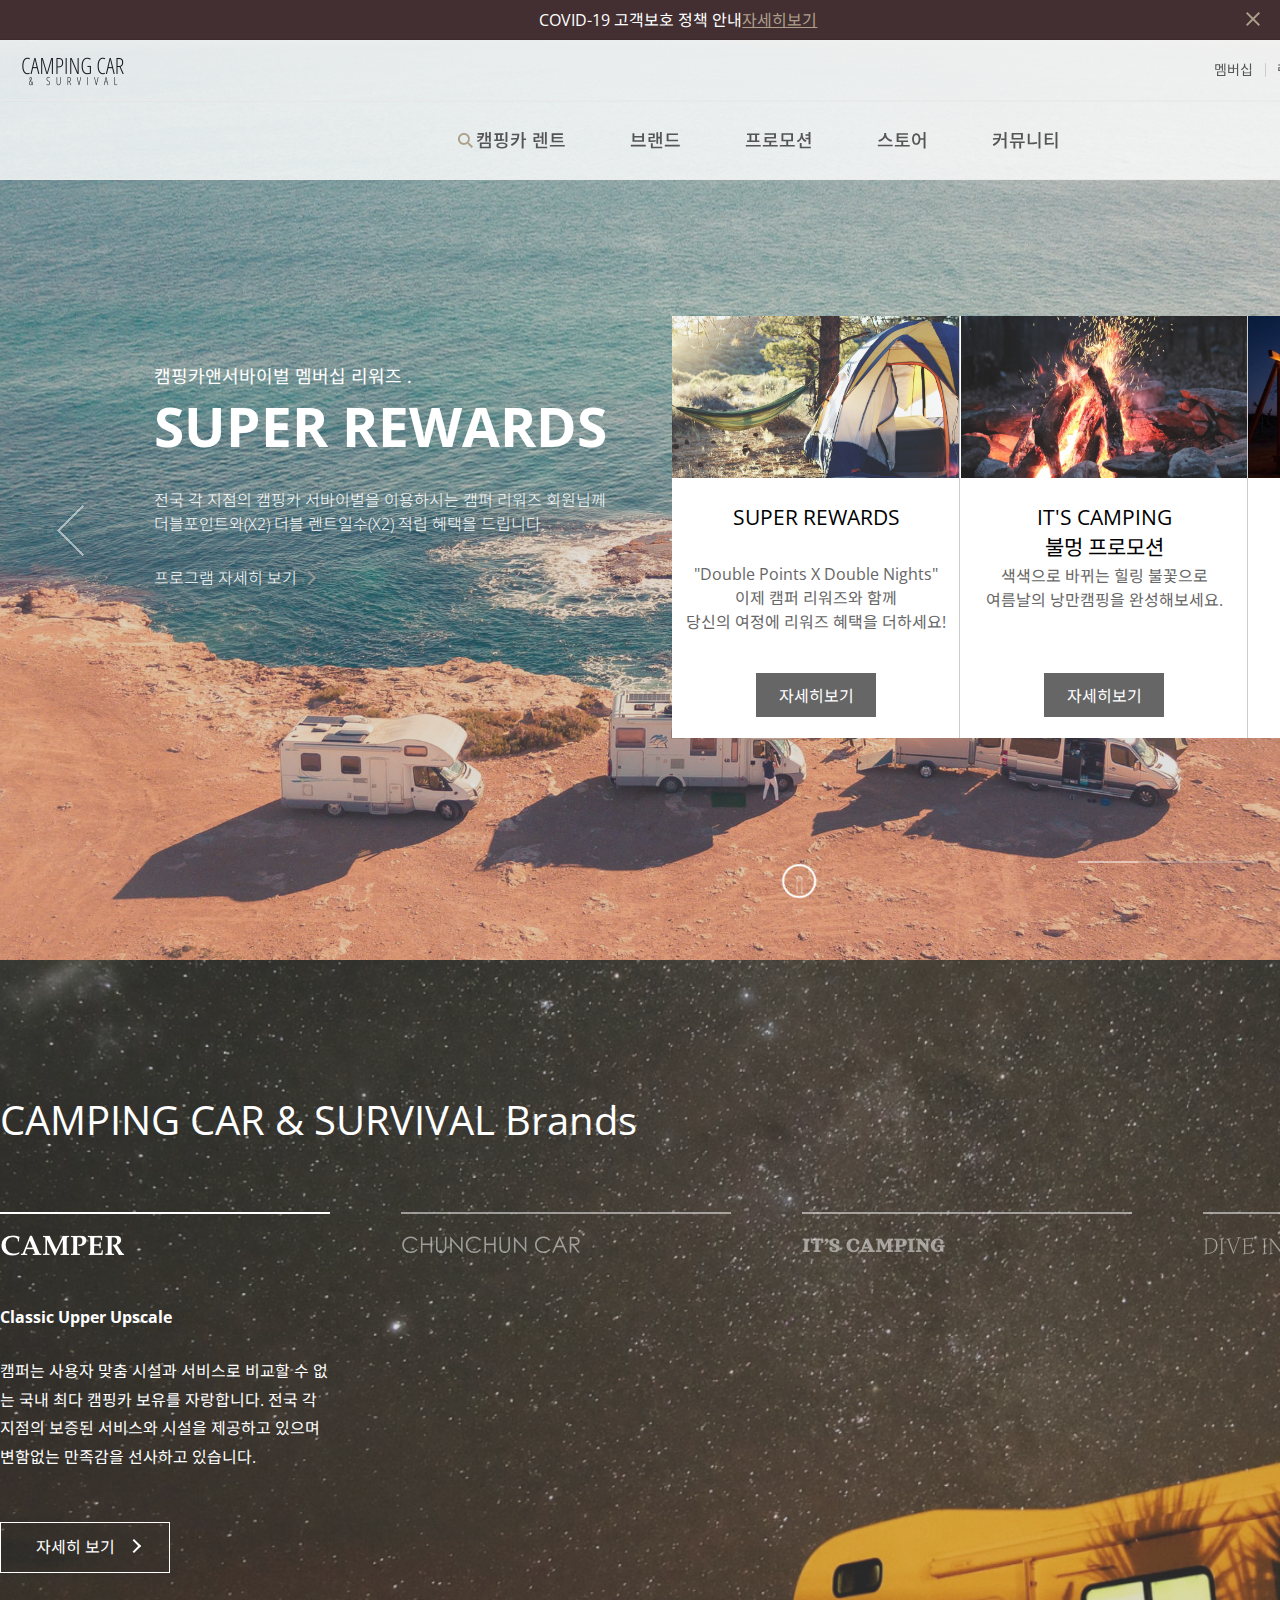
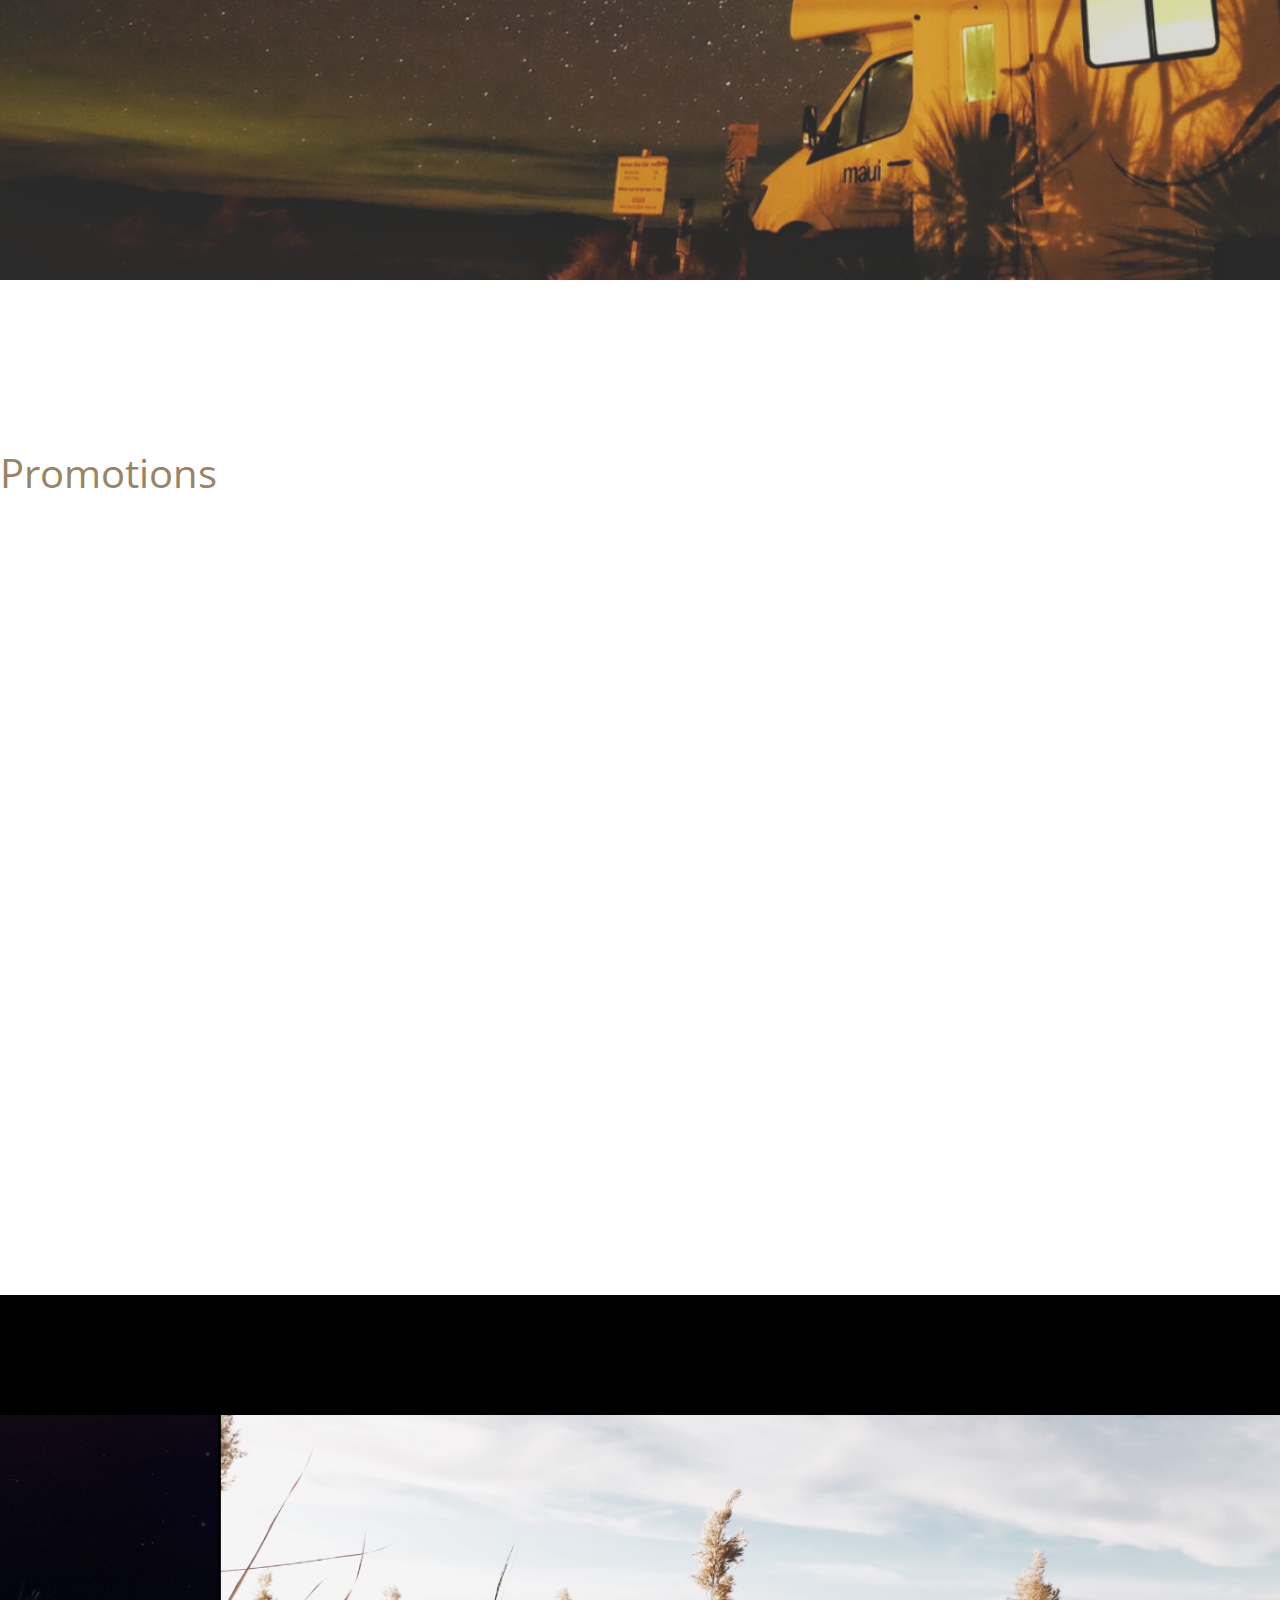
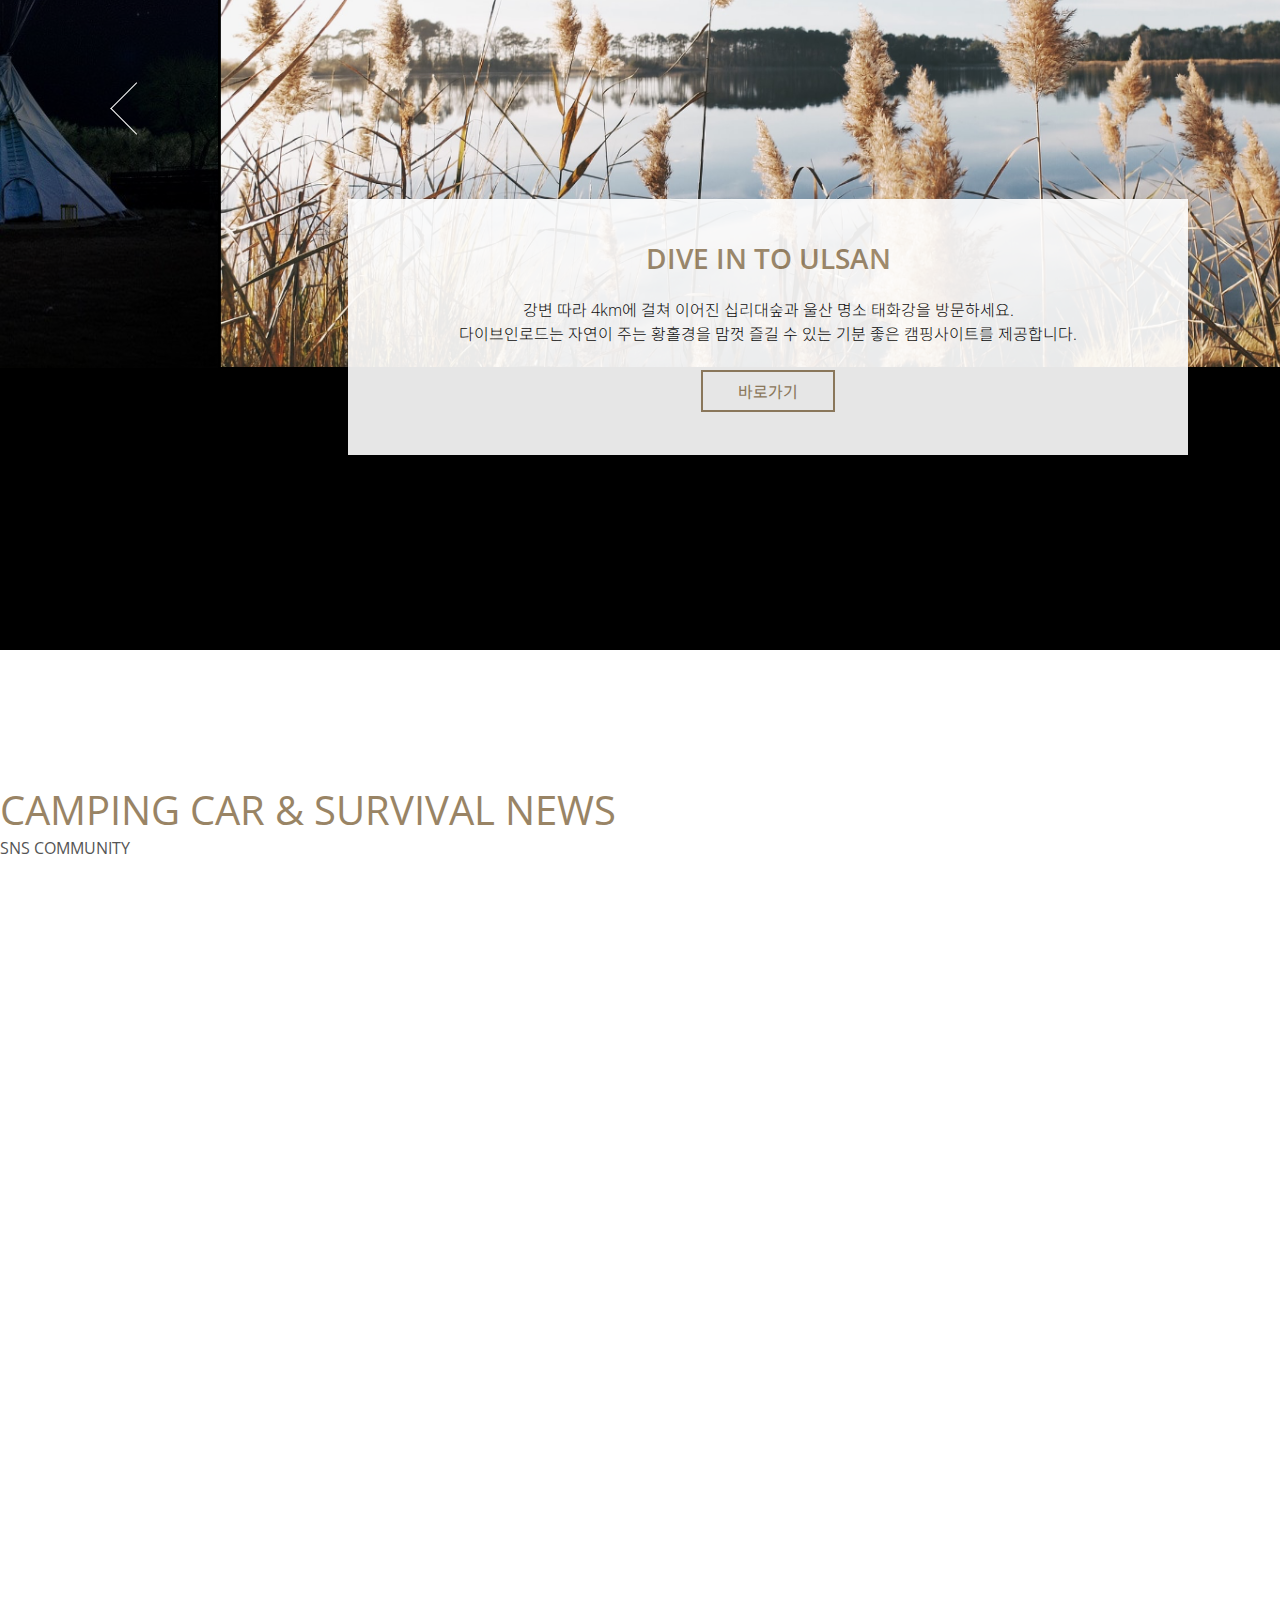
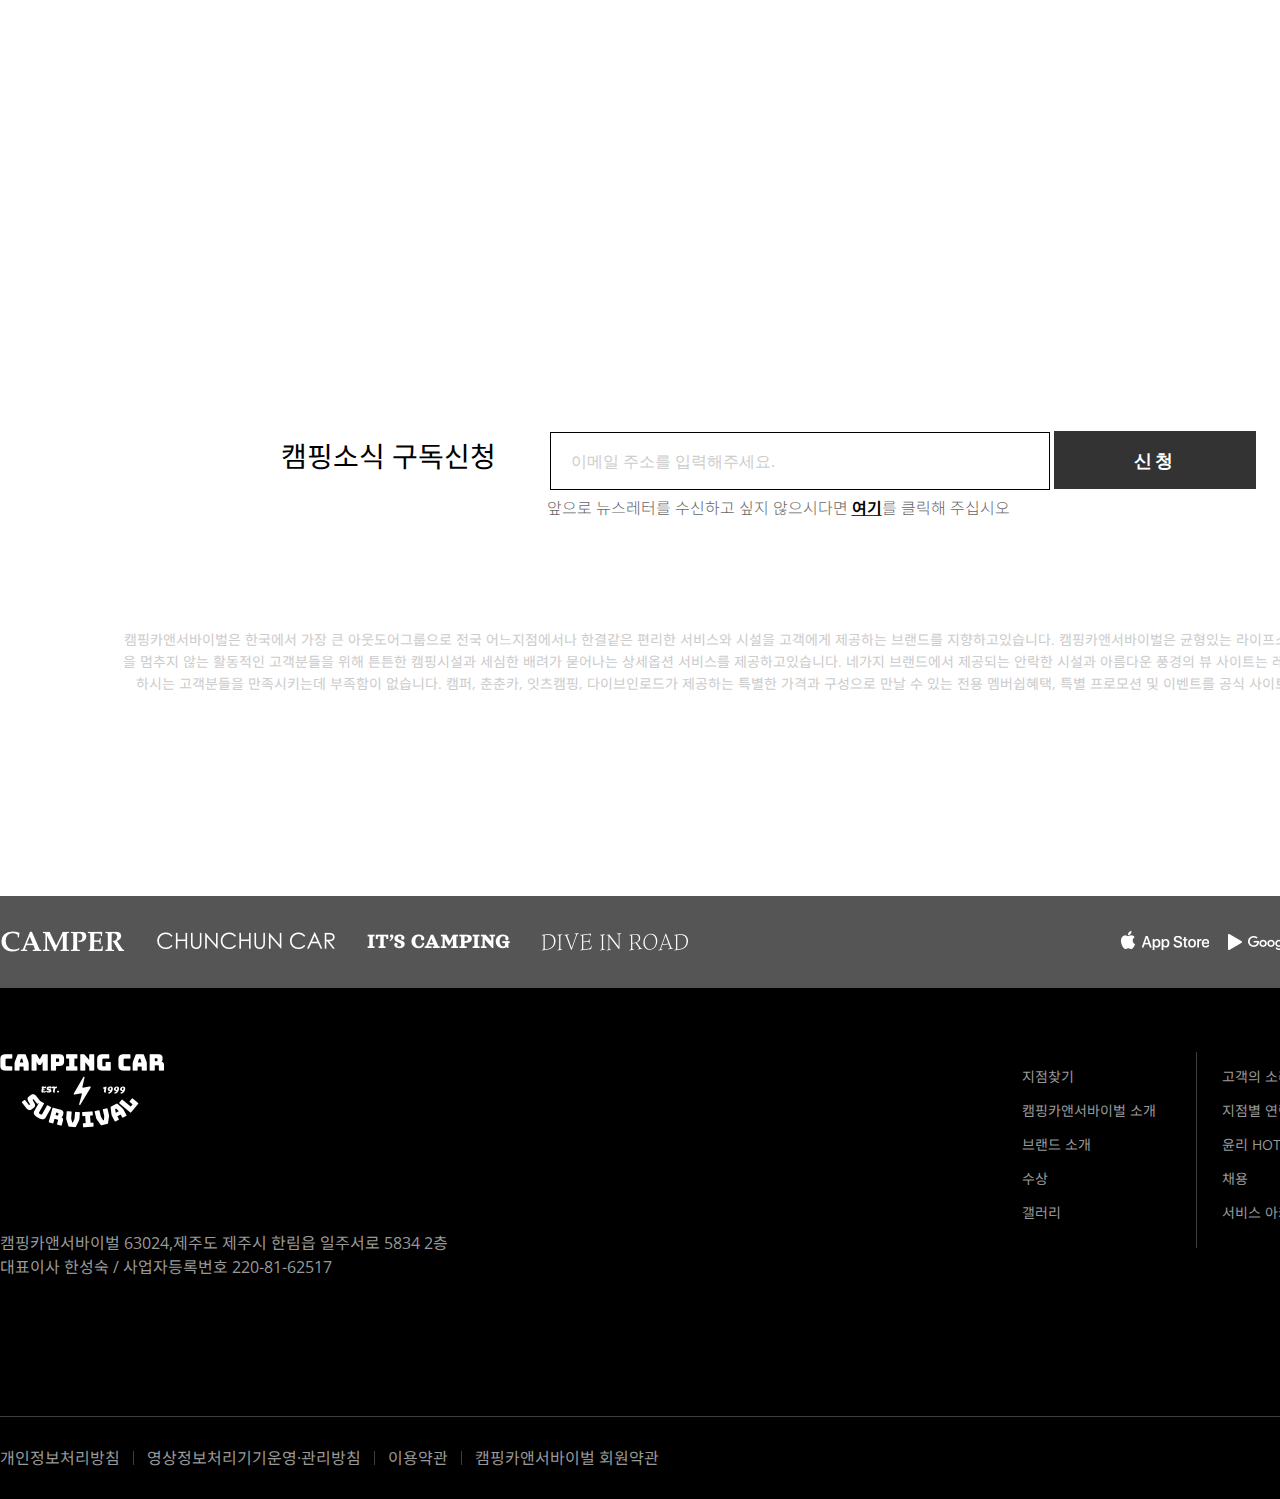
<file: portfolio1/index.html>
<!DOCTYPE html>
<html lang="ko">
<head>
<title>CAMPING CAR & SURVIVAL</title>
<meta charset="utf-8">
<meta http-equiv="X-UA-Compatible" content="IE=Edge">
<meta http-equiv="Content-Security-Policy" content="upgrade-insecure-requests">
<meta name="viewport" content="width=device-width, initial-scale=1.0, maximum-scale=1">
<link rel="stylesheet" href="assets/css/swiper-bundle.min.css">
<link rel="stylesheet" href="css/reset.css">
<link rel="stylesheet" href="css/font.css">
<link rel="stylesheet" href="css/style.css">
<script src="https://code.jquery.com/jquery-1.12.4.min.js" ></script>
<script src="assets/js/swiper-bundle.min.js"></script>
<script src="js/main.js"></script>
</head>

<body>
	<div class="wrapper">
		<div class="pop_wrap">
			<div class="pop_txt">
				<p>COVID-19 고객보호 정책 안내</p>
				<a href=""><span>자세히보기</span></a>
			</div>
			<div class="close">
				<a href=""><img src="images/ico_close.png" alt="close"></a>
			</div>
		</div>
		<header id="header">
			<div class="top">
				<div class="logo">
					<h1 id="logo"><a href=""><img src="images/logo.png" alt="logo"></a></h1>
				</div>
				<div class="top_right">
					<div class="utils">
						<ul>
							<li><a href="">멤버십</a></li>
							<li><a href="">렌트조회</a></li>
							<li><a href="">로그인</a></li>
						</ul>
					</div>
					<div class="language">
						<dl>
							<dt><a href="">한국어</a></dt>
							<dd>
								<ul>
									<li><a href="">English</a></li>
									<li><a href="">日本語</a></li>
									<li><a href="">中文</a></li>
								</ul>
							</dd>
						</dl>
					</div>
				</div>
			</div>
			<div class="menu">
				<nav id="gnb">
					<ul>
						<li>
							<a href=""><span class="rent">캠핑카 렌트</span></a>
						</li>
						<li>
							<a href="">브랜드</a>
							<div class="sub">
								<div class="sub_inner">
									<div class="left">
										<a href="">브랜드</a>
									</div>
									<div class="depth3">
										<ul>
											<li><a href=""><span>CAMPER</span></a>
												<ul>
													<li><a href="">소개</a></li>
													<li><a href="">이달의 프로모션</a></li>
													<li><a href="">멤버십안내</a></li>
													<li><a href="">갤러리</a></li>
												</ul>
											</li>
											<li><a href=""><span>CHUNCHUNCAR</span></a>
												<ul>
													<li><a href="">소개</a></li>
													<li><a href="">이달의 프로모션</a></li>
													<li><a href="">캠핑사이트</a></li>
													<li><a href="">갤러리</a></li>
												</ul>
											</li>
											<li><a href=""><span>IT'S CAMPING</span></a>
												<ul>
													<li><a href="">소개</a></li>
													<li><a href="">이달의 프로모션</a></li>
													<li><a href="">스토어</a></li>
													<li><a href="">갤러리</a></li>
												</ul>
											</li>
											<li><a href=""><span>DIVE IN ROAD</span></a>
												<ul>
													<li><a href="">소개</a></li>
													<li><a href="">이달의 프로모션</a></li>
													<li><a href="">커뮤니티</a></li>
													<li><a href="">갤러리</a></li>
												</ul>
											</li>
										</ul>
									</div>
								</div>
							</div>
						</li>
						</li>
						<li>
							<a href="">프로모션</a>
							<div class="sub">
								<div class="sub_inner">
									<div class="left">
										<a href="">프로모션</a>
									</div>
									<div class="depth3">
										<ul>
											<li><a href=""><span>PROMOTION</span></a>
												<ul>
													<li><a href="">시즌 프로모션</a></li>
												</ul>
											</li>
											<li><a href=""><span>EVENT</span></a>
												<ul>
													<li><a href="">이벤트</a></li>
												</ul>
											</li>
										</ul>
									</div>
								</div>
							</div>
						</li>
						<li><a href="">스토어</a></li>
						<li><a href="">커뮤니티</a></li>
					</ul>
					<a href="" class="block"><span>CAMPINGCAR REWARDS</span></a>
				</nav>
			</div>
			<div class="search_pop">
				<div class="input_area">
					<label>지점 또는 도시</label>
					<input type="text" placeholder="도시, 명소, 지점명을 입력하세요." class="search_text">
				</div>
				<div class="date_area">
					<div class="date_col">
						<span>렌탈일</span>
						<a href="">7월 21일(수)</a>
					</div>
					<div class="date_rent">
						<span>1</span>박
					</div>
					<div class="date_col">
						<span>반납일</span>
						<a href="">7월 22일(목)</a>
					</div>
				</div>
				<div class="car_area">
					<div class="date_col"><span>차량 수</span>
						<a href="">1</a>
					</div>
					<div class="date_col"><span>성인</span>
						<a href="">2</a>
					</div>
					<div class="date_col"><span>어린이</span>
						<a href="">0</a>
					</div>
				</div>
				<a href="" class="code">프로모션 코드</a>
				<div class="confirm">
						<input type="submit" value="검색">
				</div>
				<a href="" class="close">숨기기</a>
			</div>
		</div>
		</header>
		<div class="slider">
			<div class="slider_inner">
				<div class="main_slider">
					<div class="swiper-container main-swiper">
						<div class="swiper-wrapper">
							<div class="swiper-slide">
								<img src="images/main1.png" alt="main1">
								<div class="copy">
									<span>캠핑카앤서바이벌 멤버십 리워즈 .</span> <br>
									<strong class="title">SUPER REWARDS</strong> <br><br>
									<strong class="sub_copy">전국 각 지점의 캠핑카 서바이벌을 이용하시는 캠퍼 리워즈 회원님께<br>
									더블포인트와(X2) 더블 렌트일수(X2) 적립 혜택을 드립니다.</strong> <br>
									<a href="" class="more">프로그램 자세히 보기</a>
								</div>
							</div>
							<div class="swiper-slide">
								<img src="images/main2.png" alt="main2">
								<div class="copy">
									<span>WE PROTECT YOUR PRESENT.</span> <br>
									<strong class="title">COMMITMENT TO HYGIENE</strong> <br><br>
									<strong class="sub_copy">캠핑카 서바이벌에서 제공하는 강력한 위생 관리 프로그램과 비대면 서비스로<br>
										걱정으로부터 자유로울 수 있는 공간과 경험을 제공합니다.</strong> <br>
									<a href="" class="more">프로그램 자세히 보기</a>
								</div>
							</div>
							<div class="swiper-slide">
								<img src="images/main3.png" alt="main3">
								<div class="copy">
									<span>캠핑카앤서바이벌 멤버십 리워즈 .</span> <br>
									<strong class="title">LIFE STYLE MEMBERSHIP</strong> <br><br>
									<strong class="sub_copy">캠핑카앤서바이벌의 멤버십 리워즈 상품과 전용혜택으로 라이프 스타일에 다채로움 더하세요.</strong><br>
									<a href="" class="more">프로그램 자세히 보기</a>
								</div>
							</div>
						</div>
						<div class="swiper-pagination"></div>
					</div>
					<div class="controller">
						<a href="" id="pause_play" class="pause">pause</a>
					</div>
					<div class="slider_nav">
						<ul>
							<li class="prev"><a href="">prev</a></li>
							<li class="next"><a href="">next</a></li>
						</ul>
					</div>
					<button class="scroll_contents">
						<span>
							<img src="images/ico_pagedown.gif" alt="pagedown">
						</span>
					</button>
				</div>
			</div>
			<div class="pop_notice">
				<div class="notice_item">
					<div class="notice_img">
						<img src="images/notice1.png" alt="notice1">
					</div>
					<div class="copy">
						<p class="title">SUPER REWARDS</p>
						<p class="sub">
							"Double Points X Double Nights"<br>
							이제 캠퍼 리워즈와 함께<br>
							당신의 여정에 리워즈 혜택을 더하세요!</p>
					</div>
					<a href="" class="button">자세히보기</a>
				</div>
				<div class="notice_item">
					<div class="notice_img">
						<img src="images/notice2.png" alt="notice2">
					</div>
					<div class="copy">
						<p class="title">IT'S CAMPING<br>불멍 프로모션</p>
						<p class="sub">색색으로 바뀌는 힐링 불꽃으로<br>여름날의 낭만캠핑을 완성해보세요.</p>
					</div>
					<a href="" class="button">자세히보기</a>
				</div>
				<div class="notice_item">
					<div class="notice_img">
						<img src="images/notice3.png" alt="notice3">
					</div>
					<div class="copy">
						<p class="title">투숙인원 제한 기준 안내<br>(7/12~7/25)</p>
						<p class="sub">4단계 대응 정부 지침에 따른<br>서울 및 경기 수도권 지역 한정</p>
					</div>
					<a href="" class="button">자세히보기</a>
				</div>
			</div>
			<button type="button" class="pop_button">버튼</button>
		</div>
		</div>
		<section id="page1">
			<div id="page1_bg"></div>
			<div class="inner">
				<div class="title">
					<h3>CAMPING CAR & SURVIVAL Brands</h3>
				</div>
				<div class="logo">
					<ul>
						<li>
							<a href=""class="brand"><img src="images/brand_logo1.png" alt="camper"></a>
							<div class="copy">
								<ul>
									<li><strong>Classic Upper Upscale</strong></li>
									<li><p>캠퍼는 사용자 맞춤 시설과 서비스로 비교할 수 없는 국내 최다 캠핑카 보유를 자랑합니다. 전국 각 지점의 보증된 서비스와 시설을 제공하고 있으며 변함없는 만족감을 선사하고 있습니다.</p></li>
									<li><a href=""><span>자세히 보기</span></a></li>
								</ul>
							</div>
						</li>
						<li>
							<a href=""class="brand"><img src="images/brand_logo2.png" alt="chunchuncar"></a>
							<div class="copy">
								<ul>
									<li><strong>Light your moments at all around destination</strong></li>
									<li><p>제주 공항에서 가장 가깝게 만날 수 있는 차박용 세미 캠핑카.<br>
										2인 사용에 최적화 된 세미 캠핑카는 가볍게 몸만 오셔도 충분한 감성 캠핑과 차박을 즐길 수 있도록 필수 IT-ITEM으로 준비되어 있습니다.</p></li>
									<li><a href=""><span>자세히 보기</span></a></li>
								</ul>
							</div>
						</li>
						<li>
							<a href="" class="brand"><img src="images/brand_logo3.png" alt="itscamping"></a>
							<div class="copy">
								<ul>
									<li><strong>A journey for inspiration</strong></li>
									<li><p>여행은 낯선 곳으로의 여정 안에서 다양한 라이프스타일을 가진 사람들과의 만남을 통해 새로운 경험과 발견을 하고, 끊임없이 창조와 성장을 해가는 과정입니다.<br>그 새로운 경험과 영감의 여정에 잇츠캠핑이 함께합니다.</p></li>
									<li><a href=""><span>자세히 보기</span></a></li>
								</ul>
							</div>
						</li>
						<li>
							<a href=""class="brand"><img src="images/brand_logo4.png" alt="diveinroad"></a>
							<div class="copy">
								<ul>
									<li><strong>Mordern conveneience and design for balanced travel</strong></li>
									<li><p>모든 것이 활동적인 캠퍼들을 위해 이상적으로 설계되었습니다.<br>다이브인로드의 편리한 대여서비스, 캠핑에 필요한 모든 옵션을 이용해 가장 다이나믹한 캠핑을 떠나세요.<br>다이브인로드는 캠퍼들의 새로운도전을 든든하게 뒷받침 합니다.</p></li>
									<li><a href=""><span>자세히 보기</span></a></li>
								</ul>
							</div>
						</li>
					</ul>
				</div>
			</div>
		</section>
		<section id="page2">
			<div class="inner">
				<div class="title">
					<h3>Promotions</h3>
					<a href="" class="more"><span>프로모션 더보기</span></a>
				</div>
				<div class="item">
					<ul>
						<li>
							<div class="item_img"><img src="images/promo1.png" alt="promo1"></div>
							<div class="item_desc">
								<dl>
									<dt>SUMMER<br>
									HOLIDAY</dt>
									<dd>특별한 여름휴가를 만들어 줄<br>
									시원한 할인 혜택을 확인해보세요.</dd>
								</dl>
							</div>
							<a href=""><span>GO TO OFFERS</span></a>
						</li>
						<li>
							<div class="item_img"><img src="images/promo2.png" alt="promo2"></div>
							<div class="item_desc">
								<dl>
									<dt>FULL OPTION<br>
									PACKAGE</dt>
									<dd>고객님의 편의를 위한 풀 패키지<br>
									캠핑 옵션을 준비했습니다.</dd>
								</dl>
							</div>
							<a href=""><span>GO TO OFFERS</span></a>
						</li>
						<li>
							<div class="item_img"><img src="images/promo3.png" alt="promo3"></div>
							<div class="item_desc">
								<dl>
									<dt>MEMBERSHIP<br>
									ONLY DEAL</dt>
									<dd>캠핑카앤서바이벌에서<br>
									회원 전용 서비스를 제공합니다.</dd>
								</dl>
							</div>
							<a href=""><span>GO TO OFFERS</span></a>
						</li>
					</ul>
				</div>
			</div>
		</section>
		<section id="page3">
			<div class="container">
				<div class="gallery">
					<div class="inner">
						<ul>
							<li>
								<div class="photo"><img src="images/image_gallery1.png" alt="gallery1"></div>
								<div class="content">
									<strong>CAMPER IN JEJU</strong>
									<p>제주의 대표적 절경인 성산일출봉의 야경을 감상하세요.<br>
									캠핑카앤서바이벌에서는 성산일출봉과 오름의 밤하늘을 관찰하기에 적합한 최고의 캠핑사이트를 제공합니다.</p>
									<a href="">바로가기</a>
								</div>
							</li>
							<li class="active">
								<div class="photo"><img src="images/image_gallery2.png" alt="gallery2"></div>
								<div class="content">
									<strong>DIVE IN TO ULSAN</strong>
									<p>강변 따라 4km에 걸쳐 이어진 십리대숲과 울산 명소 태화강을 방문하세요.<br>
										다이브인로드는 자연이 주는 황홀경을 맘껏 즐길 수 있는 기분 좋은 캠핑사이트를 제공합니다.</p>
									<a href="">바로가기</a>
								</div>
							</li>
							<li>
								<div class="photo"><img src="images/image_gallery3.png" alt="gallery3"></div>
								<div class="content">
									<strong>DIVE IN TO BUSAN</strong>
									<p>부산시내에서 서남쪽으로 8km 떨어진 낙동강 하구와 바닷물이 만나는 곳, 다대포의 일몰을 감상하세요.<br>
										다이브인로드는 자연이 주는 황홀경을 맘껏 즐길 수 있는 기분 좋은 캠핑사이트를 제공합니다.</p>
									<a href="">바로가기</a>
								</div>
							</li>
						</ul>
					</div>
					<div class="controls">
						<a href="" class="left">이전 슬라이드</a>
						<a href="" class="right">다음 슬라이드</a>
					</div>
				</div>
			</div>
		</section>
		<section id="page4">
			<div class="inner">
				<div class="title">
					<h3>CAMPING CAR & SURVIVAL NEWS</h3>
					<span>SNS COMMUNITY</span>
				</div>
				<div class="list">
					<ul>
						<li>
							<a href="">
								<div class="photo">
									<img src="images/news1.png" alt="news1">
									<span>PHOTOGRAPHS & VIDEOS</span>
								</div>
								<div class="desc">
									<dl>
										<dt>BLOG</dt>
										<dd>지친 일상에서 벗어나는 단 한가지 방법 #웰컴투제주</dd>
									</dl>
								</div>
							</a>
						</li>
						<li>
							<a href="">
								<div class="photo">
									<img src="images/news2.png" alt="news2">
									<span>TRAVEL & EXPERIENCE</span>
								</div>
								<div class="desc">
									<dl>
										<dt>BLOG</dt>
										<dd>여름 안으로, DIVE IN TO SUMMER</dd>
									</dl>
								</div>
							</a>
						</li>
						<li>
							<a href="">
								<div class="photo">
									<img src="images/news3.png" alt="news3">
									<span>PHOTOGRAPHS & VIDEOS</span>
								</div>
								<div class="desc">
									<dl>
										<dt>BLOG</dt>
										<dd>CAMPER와 진정한 캠퍼로 거듭나는 방법!</dd>
									</dl>
								</div>
							</a>
						</li>
						<li>
							<a href="">
								<div class="photo">
									<img src="images/news4.png" alt="news4">
									<span>HOT VIEW & SITE</span>
								</div>
								<div class="desc">
									<dl>
										<dt>INSTAGRAM</dt>
										<dd>#초보캠퍼라도_괜찮아 #제주도 #캠핑 #DIVE_IN_ROAD</dd>
									</dl>
								</div>
							</a>
						</li>
						<li>
							<a href="">
								<div class="photo">
									<img src="images/news5.png" alt="news5">
									<span>HOT VIEW & SITE</span>
								</div>
								<div class="desc">
									<dl>
										<dt>INSTAGRAM</dt>
										<dd>소중한 사람과 떠나는 #ITS_CAMPING #캠퍼 #캠핑카</dd>
									</dl>
								</div>
							</a>
						</li>
						<li>
							<a href="">
								<div class="photo">
									<img src="images/news6.png" alt="news6">
									<span>PHOTOGRAPHS & VIDEOS</span>
								</div>
								<div class="desc">
									<dl>
										<dt>YOUTUBE</dt>
										<dd>반려견과 함께한 감성가득 제주도 캠핑 브이로그</dd>
									</dl>
								</div>
							</a>
						</li>
					</ul>
				</div>
				<div class="subscribe">
					<label>캠핑소식 구독신청</label>
					<input type="text" placeholder="이메일 주소를 입력해주세요." class="email">
					<input type="submit" value="신청">
					<p><span class="warning">이메일 항목 입력이 필요합니다.</span></p>
					<p>앞으로 뉴스레터를 수신하고 싶지 않으시다면 <span><a href="">여기</a></span>를 클릭해 주십시오</p>
				</div>
				<div class="copy">
					<p>캠핑카앤서바이벌은 한국에서 가장 큰 아웃도어그룹으로 전국 어느지점에서나 한결같은 편리한 서비스와 시설을 고객에게 제공하는 브랜드를 지향하고있습니다. 캠핑카앤서바이벌은 균형있는 라이프스타일을 추구하며 도전을 멈추지 않는 활동적인 고객분들을 위해 튼튼한 캠핑시설과 세심한 배려가 묻어나는 상세옵션 서비스를 제공하고있습니다. 네가지 브랜드에서 제공되는 안락한 시설과 아름다운 풍경의 뷰 사이트는 레저와 컴포트를 모두 원하시는 고객분들을 만족시키는데 부족함이 없습니다. 캠퍼, 춘춘카, 잇츠캠핑, 다이브인로드가 제공하는 특별한 가격과 구성으로 만날 수 있는 전용 멤버쉽혜택, 특별 프로모션 및 이벤트를 공식 사이트에서 확인해보세요.</p>
				</div>
			</div>
		</section>
		<footer id="footer">
			<div class="ft_top">
				<div class="inner">
					<div class="left">
						<ul>
							<li><a href=""><img src="images/brand_logo1.png" alt="brand logo1"></a></li>
							<li><a href=""><img src="images/brand_logo2.png" alt="brand logo2"></a></li>
							<li><a href=""><img src="images/brand_logo3.png" alt="brand logo3"></a></li>
							<li><a href=""><img src="images/brand_logo4.png" alt="brand logo4"></a></li>
						</ul>
					</div>
					<div class="right">
						<ul>
							<li><a href=""><img src="images/ico_appstore.png" alt="appstore"></a></li>
							<li><a href=""><img src="images/ico_googleplay.png" alt="googleplay"></a></li>
							<li><a href=""><img src="images/ico_blog.png" alt="blog"></a></li>
							<li><a href=""><img src="images/ico_facebook.png" alt="facebook"></a></li>
							<li><a href=""><img src="images/ico_instagram.png" alt="instagram"></a></li>
							<li><a href=""><img src="images/ico_tripa.png" alt="tripa"></a></li>
							<li><a href=""><img src="images/ico_youtube.png" alt="youtube"></a></li>
						</ul>
					</div>
				</div>
			</div>
			<div class="bottom1">
				<div class="inner">
					<div class="logo_area">
						<div class="ft_logo">
							<a href=""><img src="images/ft_logo.png" alt="ft_logo"></a>
						</div>
						<div class="desc">
							<p>캠핑카앤서바이벌 63024,제주도 제주시 한림읍 일주서로 5834 2층<br>
 							 	대표이사 한성숙 / 사업자등록번호 220-81-62517</p>
						</div>
					</div>
					<div class="link_area">
						<div class="list">
							<ul>
								<li><a href="">지점찾기</a></li>
								<li><a href="">캠핑카앤서바이벌 소개</a></li>
								<li><a href="">브랜드 소개</a></li>
								<li><a href="">수상</a></li>
								<li><a href="">갤러리</a></li>
							</ul>
						</div>
						<div class="list">
							<ul>
								<li><a href="">고객의 소리</a></li>
								<li><a href="">지점별 연락처</a></li>
								<li><a href="">윤리 HOT LINE</a></li>
								<li><a href="">채용</a></li>
								<li><a href="">서비스 아카데미</a></li>
							</ul>
						</div>
						<div class="list">
							<ul>
								<li><a href="">신규개발</a></li>
								<li><a href="">사이트맵</a></li>
							</ul>
						</div>
					</div>
				</div>
			</div>
			<div class="bottom2">
				<div class="inner">
					<div class="left">
						<ul>
							<li><a href="">개인정보처리방침</a></li>
							<li><a href="">영상정보처리기기운영·관리방침</a></li>
							<li><a href="">이용약관</a></li>
							<li><a href="">캠핑카앤서바이벌 회원약관</a></li>
						</ul>
					</div>
					<div class="right">
						<form>
							<dl>
								<dt><a href="">패밀리사이트<span></span></a></dt>
								<dd>
									<ul>
										<li><a href="">CAMPER</a></li>
										<li><a href="">CHUNCHUNCAR</a></li>
										<li><a href="">IT'S CAMPING</a></li>
										<li><a href="">DIVE IN ROAD</a></li>
									</ul>
								</dd>
							</dl>
						</form>
						<input type="submit" name="이동" value="이동">
					</div>
				</div>
			</div>
		</footer>
	</div>
</body>
</html>
</file>
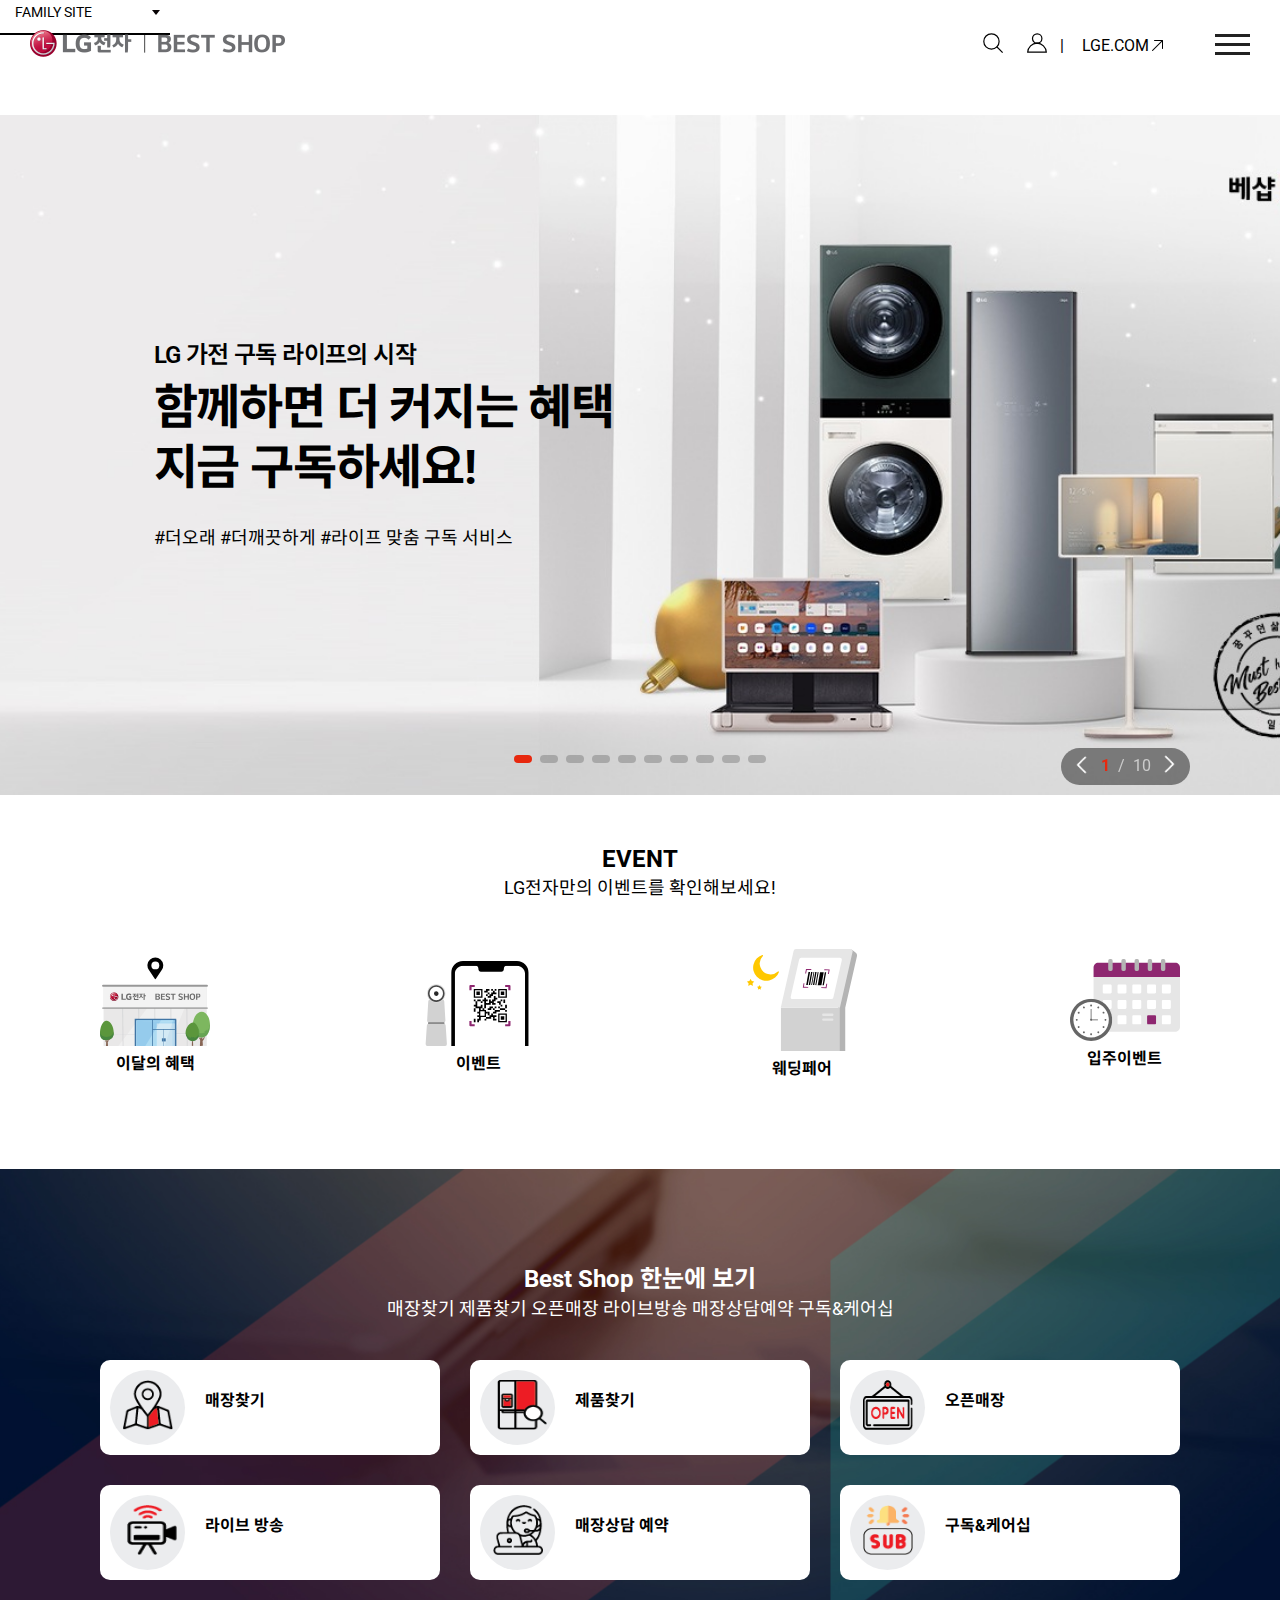
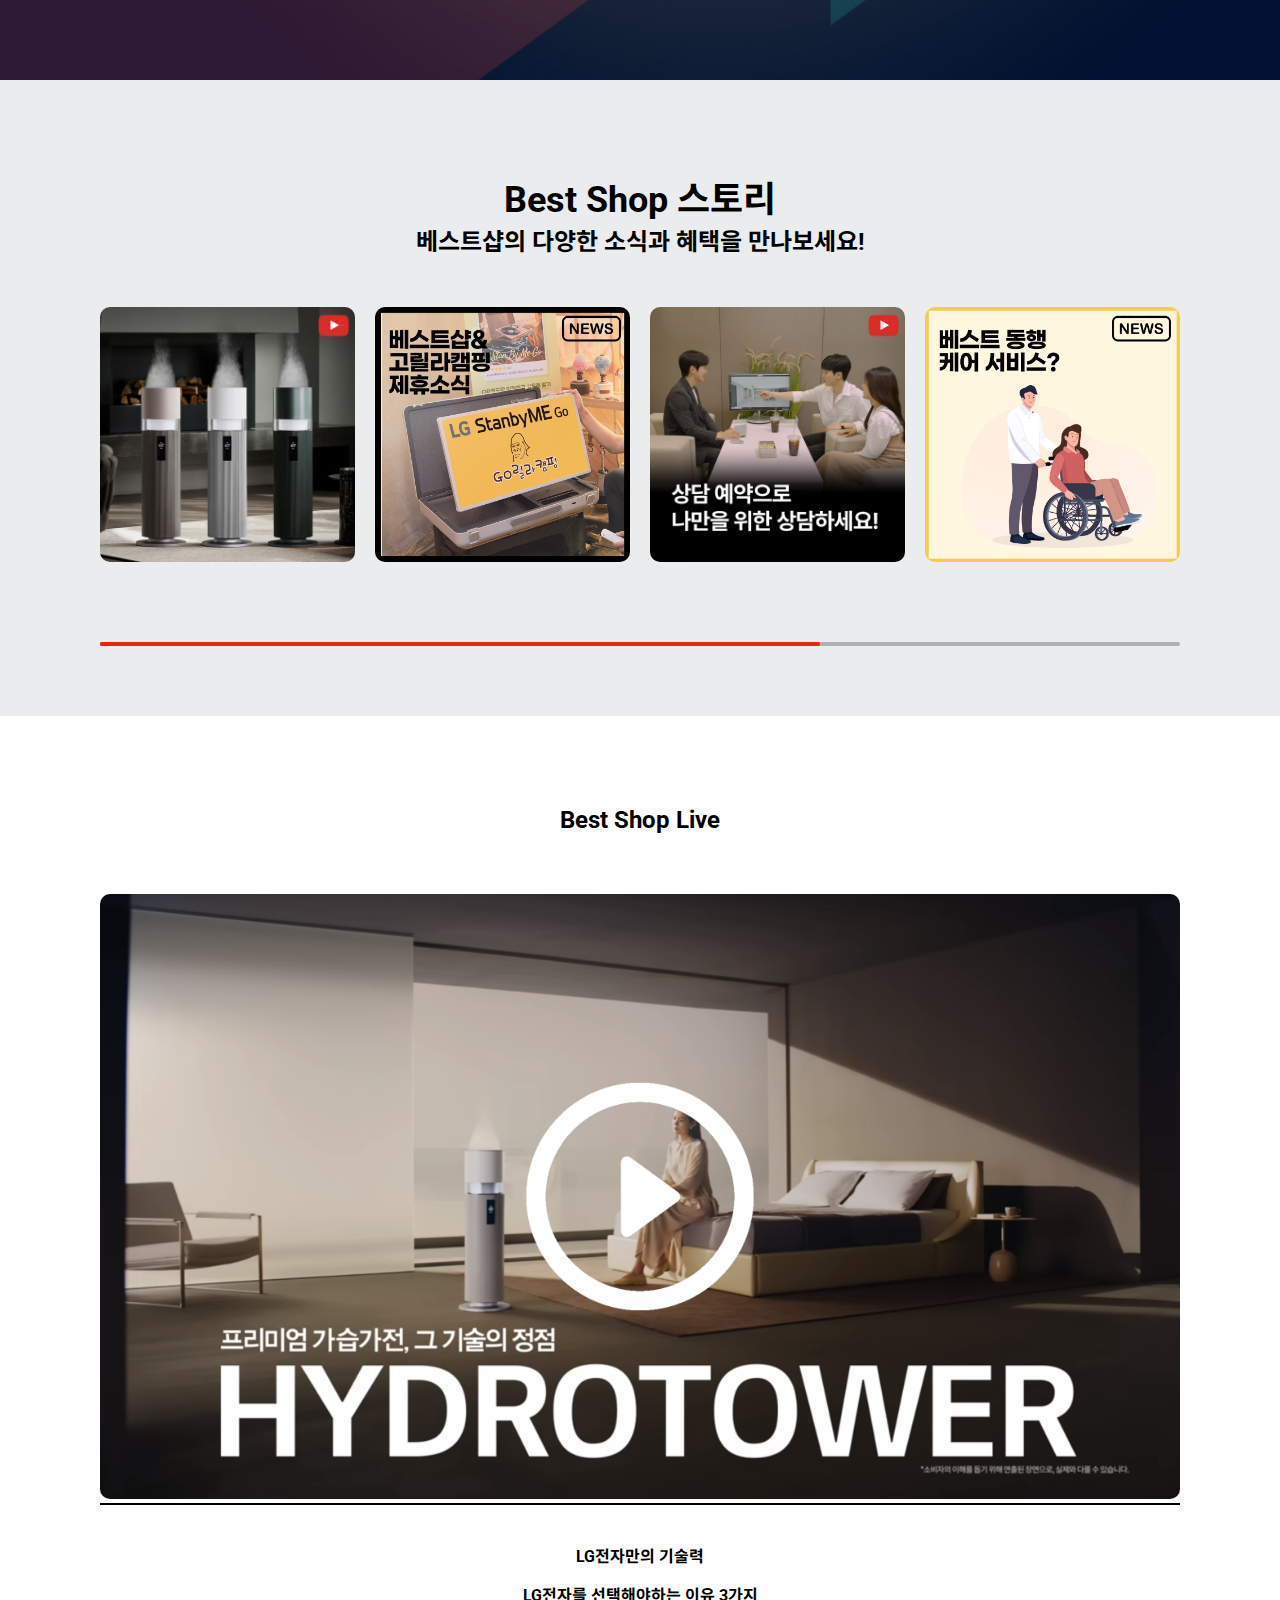
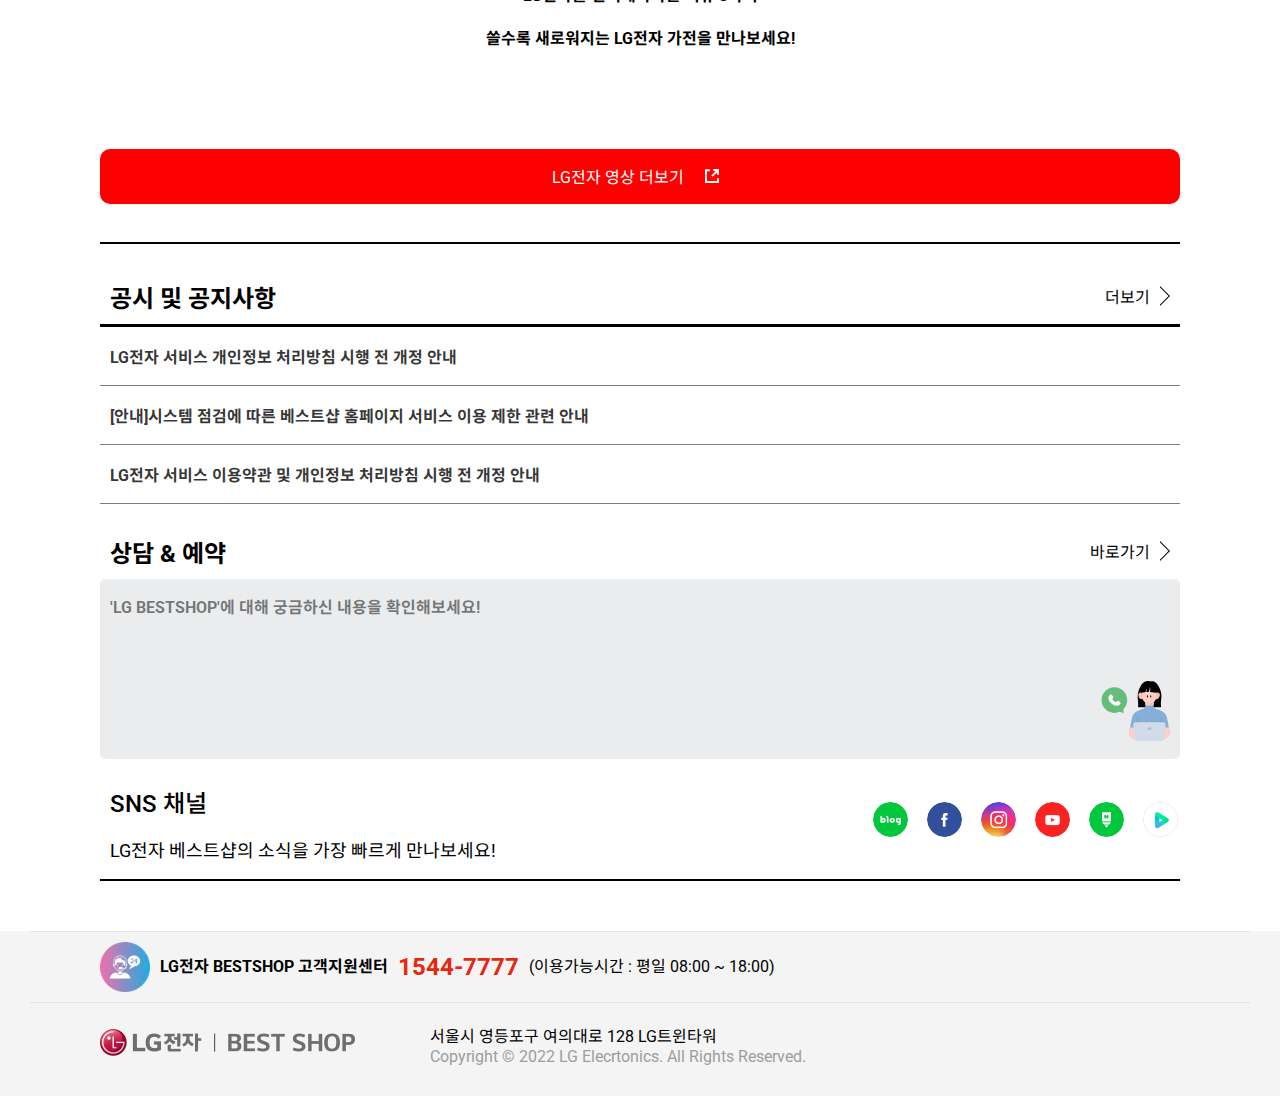
<file: portfolio5/index.html>
<!DOCTYPE html>
<html lang="ko">
<head> 
<title>LG 베스트샵</title> 
<meta charset="utf-8">
<link rel="stylesheet" href="https://fonts.googleapis.com/css2?family=Roboto:wght@100;300;400;700;900&display=swap">
<link rel="stylesheet"
    href="https://fonts.googleapis.com/css2?family=Noto+Sans+KR:wght@100;300;400;600&display=swap">
<link rel="stylesheet" href="css/style.css">
<link rel="stylesheet" href="https://unpkg.com/swiper/swiper-bundle.min.css">
<script src="https://ajax.googleapis.com/ajax/libs/jquery/1.11.1/jquery.min.js"></script>
<script src="https://unpkg.com/swiper/swiper-bundle.min.js"></script>
<script src="js/main.js"></script>
</head>
<html>

<body>
    <div class="wrapper">
        <div id="start">
            <header>
                <div class="inner">
                    <div class="logo">
                        <h1><a href=""><img src="pc_img/logo-bestshop.png" alt="logo-bestshop"></h1></a>
                    </div>
                    <nav id="gnb">
                        <ul>
                            <li>
                                <a href="">매장안내</a>
                                <ul>
                                    <li><a href="">매장찾기</a></li>
                                    <li><a href="">행사매장안내</a></li>
                                    <li><a href="">아이폰 판매 매장</a></li>
                                    <li><a href="">야간 무인 매장안내</a></li>
                                    <li><a href="">서비스센터찾기</a></li>
                                </ul>
                            </li>
                            <li>
                                <a href="">매장상담예약</a>
                                <ul>
                                    <li><a href="">매장상담예약</a></li>
                                    <li><a href="">영상상담예약</a></li>
                                    <li><a href="">수어상담예약</a></li>
                                    <li><a href="">상담예약조회</a></li>
                                    <li><a href="">시스템에어컨 상담 예약</a></li>
                                </ul>
                            </li>
                            <li>
                                <a href="">제품정보</a>
                                <ul>
                                    <li><a href="">내게 맞는 제품 찾기</a></li>
                                    <li><a href="">제품 카탈로그</a></li>
                                    <li><a href="">제품 사용 설명서</a></li>
                                </ul>
                            </li>
                            <li>
                                <a href="">이벤트</a>
                                <ul>
                                    <li><a href="">웨딩페어</a></li>
                                    <li><a href="">아파트 입주 이벤트</a></li>
                                    <li><a href="">베스트샵 라이브</a></li>
                                </ul>
                            </li>
                            <li>
                                <a href="">제휴채널</a>
                                <ul>
                                    <li><a href="">오브제 컬렉션 클럽</a></li>
                                    <li><a href="">우리동네 파트너스</a></li>
                                    <li><a href="">베스트샵 제휴 문의</a></li>
                                </ul>
                            </li>
                        </ul>
                    </nav>
                    <div class="utility">
                        <div class="search">
                            <a href=""><img src="pc_img/icon-search-48.svg" alt="search"></a>
                        </div>
                        <div class="my_page">
                            <a href=""><img src="pc_img/icon-person.svg" alt="my_page"></a>
                        </div>
                        <div class="com"><a href="">LGE.COM<img src="pc_img/btn-outlink-16 (1).png" alt="outlink"></a>
                        </div>
                    </div>
                    <div id="tab">
                        <a href=""><img src="pc_img/tab.png" alt="tab"></a>
                    </div>
                </div>
            </header>

            <!-- <div class="mobile">
                <a href="" id="exit_1"><img src="pc_img/icon-delete-20.png" alt="close"></a>
                <ul>
                    <li>
                        <a href="">매장안내</a>
                        <ul>
                            <li><a href="">매장찾기</a></li>
                            <li><a href="">행사매장안내</a></li>
                            <li><a href="">아이폰 판매 매장</a></li>
                            <li><a href="">야간 무인 매장안내</a></li>
                            <li><a href="">서비스 센터 찾기</a></li>
                        </ul>
                    </li>
                    <li>
                        <a href="">상담예약</a>
                        <ul>
                            <li><a href="">매장 상담 예약</a></li>
                            <li><a href="">영상 상담 예약</a></li>
                            <li><a href="">수어 상담 예약</a></li>
                            <li><a href="">상담 예약 조회</a></li>
                            <li><a href="">시스템 에어컨 상담 예약</a></li>
                        </ul>
                    </li>
                    <li>
                        <a href="">제품정보</a>
                        <ul>
                            <li><a href="">내게 맞는 제품 찾기</a></li>
                            <li><a href="">제품 카탈로그</a></li>
                            <li><a href="">제품 사용 설명서</a></li>
                        </ul>
                    </li>
                    <li>
                        <a href="">이벤트</a>
                        <ul>
                            <li><a href="">웨딩페어</a></li>
                            <li><a href="">베스트샵 라이브</a></li>
                            <li><a href="">아파트 입주 이벤트</a></li>
                        </ul>
                    </li>
                    <li>
                        <a href="">제휴채널</a>
                        <ul>
                            <li><a href="">오브제 컬렉션 클럽</a></li>
                            <li><a href="">우리동네 파트너스</a></li>
                            <li><a href="">베스트샵 제휴 문의</a></li>
                        </ul>
                    </li>
                </ul>
            </div> -->

            <div id="sitemap">
                <div class="top">
                    <div class="inner">
                        <ul>
                            <li><a href="" class="logo"><img src="pc_img/logo-bestshop.png" alt="logo"></a></li>
                            <li><a href="" id="exit_1"><img src="pc_img/icon-delete-20.png" alt="close"></a></li>
                        </ul>
                        <div class="menu">
                            <ul>
                                <li>
                                    <a href="">매장안내</a>
                                    <ul>
                                        <li><a href="">매장찾기</a></li>
                                        <li><a href="">행사매장안내</a></li>
                                        <li><a href="">아이폰 판매 매장</a></li>
                                        <li><a href="">야간 무인 매장안내</a></li>
                                        <li><a href="">서비스 센터 찾기</a></li>
                                    </ul>
                                </li>
                                <li>
                                    <a href="">상담예약</a>
                                    <ul>
                                        <li><a href="">매장 상담 예약</a></li>
                                        <li><a href="">영상 상담 예약</a></li>
                                        <li><a href="">수어 상담 예약</a></li>
                                        <li><a href="">상담 예약 조회</a></li>
                                        <li><a href="">시스템 에어컨 상담 예약</a></li>
                                    </ul>
                                </li>
                                <li>
                                    <a href="">제품정보</a>
                                    <ul>
                                        <li><a href="">내게 맞는 제품 찾기</a></li>
                                        <li><a href="">제품 카탈로그</a></li>
                                        <li><a href="">제품 사용 설명서</a></li>
                                    </ul>
                                </li>
                                <li>
                                    <a href="">이벤트</a>
                                    <ul>
                                        <li><a href="">웨딩페어</a></li>
                                        <li><a href="">베스트샵 라이브</a></li>
                                        <li><a href="">아파트 입주 이벤트</a></li>
                                    </ul>
                                </li>
                                <li>
                                    <a href="">제휴채널</a>
                                    <ul>
                                        <li><a href="">오브제 컬렉션 클럽</a></li>
                                        <li><a href="">우리동네 파트너스</a></li>
                                        <li><a href="">베스트샵 제휴 문의</a></li>
                                    </ul>
                                </li>
                            </ul>
                        </div>
                        <div class="img">
                            <ul>
                                <li><a href=""><img src="pc_img/sitemap_bg1_1.jpg" alt="sitemap_bg1"></a></li>
                                <li><a href=""><img src="pc_img/sitemap_bg3.jpg" alt="sitemap_bg3"></a></li>
                            </ul>
                            <a href=""><img src="pc_img/sitemap_bg2.jpg" alt="sitemap_bg2"></a>
                        </div>
                    </div>
                </div>
            </div>
            
            <div id="tab_menu">
                <a href="" class="close"><img src="pc_img/btn-close-32.png" alt="close"></a>
                <ul>
                    <li>
                        <a href="">매장안내</a>
                        <ul>
                            <li><a href="">매장찾기</a></li>
                            <li><a href="">행사매장안내</a></li>
                            <li><a href="">아이폰 판매 매장</a></li>
                            <li><a href="">야간 무인 매장안내</a></li>
                            <li><a href="">서비스 센터 찾기</a></li>
                        </ul>
                    </li>
                    <li>
                        <a href="">상담예약</a>
                        <ul>
                            <li><a href="">매장 상담 예약</a></li>
                            <li><a href="">영상 상담 예약</a></li>
                            <li><a href="">수어 상담 예약</a></li>
                            <li><a href="">상담 예약 조회</a></li>
                            <li><a href="">시스템 에어컨 상담 예약</a></li>
                        </ul>
                    </li>
                    <li>
                        <a href="">제품정보</a>
                        <ul>
                            <li><a href="">내게 맞는 제품 찾기</a></li>
                            <li><a href="">제품 카탈로그</a></li>
                            <li><a href="">제품 사용 설명서</a></li>
                        </ul>
                    </li>
                    <li>
                        <a href="">이벤트</a>
                        <ul>
                            <li><a href="">웨딩페어</a></li>
                            <li><a href="">베스트샵 라이브</a></li>
                            <li><a href="">아파트 입주 이벤트</a></li>
                        </ul>
                    </li>
                    <li>
                        <a href="">제휴채널</a>
                        <ul>
                            <li><a href="">오브제 컬렉션 클럽</a></li>
                            <li><a href="">우리동네 파트너스</a></li>
                            <li><a href="">베스트샵 제휴 문의</a></li>
                        </ul>
                    </li>
                </ul>
            </div>

            <div id="family_site">
                <a href="">FAMILY SITE<span id="open_close" class="open">open close</span></a>
                <ul>
                    <li><a href="">LGE.COM</a></li>
                    <li><a href="">LG전자 서비스센터</a></li>
                    <li><a href="">LG전자 B2B</a></li>
                    <li><a href="">LG전자 시스템에어컨</a></li>
                    <li><a href="">LG Careers</a></li>
                </ul>
            </div>

            <div class="main_slider">
                <div class="swiper-container mainSwiper">
                    <div class="swiper-wrapper">
                        <div class="swiper-slide">
                            <img src="pc_img/slider_01.jpg" alt="slider_01">
                            <div class="slide_text">
                                <a href="">
                                    <span>LG 가전 구독 라이프의 시작</span>
                                    <strong>함께하면 더 커지는 혜택<br>지금 구독하세요!</strong>
                                    <p>#더오래 #더깨끗하게 #라이프 맞춤 구독 서비스</p>
                            </div>
                        </div>
                        <div class="swiper-slide">
                            <img src="pc_img/slider_02.jpg" alt="slider_02">
                            <div class="slide_text">
                                <a href="">
                                    <span>따뜻한 연말연시를 위해 준비했어요</span>
                                    <strong>LG전자 BESTSHOP<br>HAPPY 윈터데이</strong>
                                    <p>#12월의베스트샵 #잘가2023 #환영해2024</p>
                                </a>
                            </div>
                        </div>
                        <div class="swiper-slide">
                            <img src="pc_img/slider_03.jpg" alt="slider_03">
                            <div class="slide_text">
                                <a href="">
                                    <span>2024 LG gram</span>
                                    <strong>신모델 사전등록 EVENT!</strong>
                                    <p>#2024그램 #신모델 #사전등록하고 #사은품받아가자</p>
                                </a>
                            </div>
                        </div>
                        <div class="swiper-slide">
                            <img src="pc_img/slider_04.jpg" alt="slider_04">
                            <div class="slide_text">
                                <a href="">
                                    <span>써 본 사람들이 무조건 만족하는</span>
                                    <strong>Must-have 가전</strong>
                                    <p>#꿈꾸던 삶 #일상이 되다 #Must&Best</p>
                                </a>
                            </div>
                        </div>
                        <div class="swiper-slide">
                            <img src="pc_img/slider_05.jpg" alt="slider_05">
                            <div class="slide_text">
                                <a href="">
                                    <span>갑진년에도 베스트샵과 함께!</span>
                                    <strong>갑진년 값진 혜택을 위한<br>신년맞이 쿠폰 받기!</strong>
                                    <p>#환영해갑진년 #잘부탁드려요</p>
                                </a>
                            </div>
                        </div>
                        <div class="swiper-slide">
                            <img src="pc_img/slider_06.jpg" alt="slider_06">
                            <div class="slide_text">
                                <a href="">
                                    <span>신제품 하이드로타워 출시</span>
                                    <strong>정수의 기술로 완성한,<br>프리미엄 가습 라이프</strong>
                                    <p>#건조한겨울 #이제그만 #정수가습기 #하이드로타워</p>
                                </a>
                            </div>
                        </div>
                        <div class="swiper-slide">
                            <img src="pc_img/slider_07.jpg" alt="slider_07">
                            <div class="slide_text">
                                <a href="">
                                    <span>예비 부부들은 주목!</span>
                                    <strong>LG전자 베스트샵<br>오브제 웨딩 페어</strong>
                                    <p>#예비신랑신부 #여기주목! #웨딩혜택</p>
                                </a>
                            </div>
                        </div>
                        <div class="swiper-slide">
                            <img src="pc_img/slider_08.jpg" alt="slider_08">
                            <div class="slide_text">
                                <a href="">
                                    <span>LG전자 베스트샵</span>
                                    <strong>BEST 매니저를 소개합니다!</strong>
                                    <p>#명예의전당 #명예대명장 #전국상위0.3%</p>
                                </a>
                            </div>
                        </div>
                        <div class="swiper-slide">
                            <img src="pc_img/slider_09.jpg" alt="slider_09">
                            <div class="slide_text">
                                <a href="">
                                    <span>LG전자 BESTSHOP</span>
                                    <strong>2023 iPhone<br>고객 사랑 감사제</strong>
                                    <p>#지금 바로 #Apple #iPhone15</p>
                                </a>
                            </div>
                        </div>
                        <div class="swiper-slide">
                            <img src="pc_img/slider_10.jpg" alt="slider_10">
                            <div class="slide_text">
                                <a href="">
                                    <span>갑진년에도 베스트샵과 함께!</span>
                                    <strong>갑진년 값진 혜택을 위한<br>신년맞이 쿠폰 받기!</strong>
                                    <p>#환영해갑진년 #잘부탁드려요</p>
                                </a>
                            </div>
                        </div>
                    </div>
                    <div class="swiper-pagination"></div>
                </div>
                <div class="controller">
                    <ul>
                        <li><a href="" class="prev"><img src="pc_img/btn_arrow_right.png" alt="prev"></a></li>
                        <li><a href="" class="next"><img src="pc_img/btn_arrow_right.png" alt="next"></a></li>
                    </ul>
                <div class="current_num">
                    <span class="current"></span> / <span class="total"></span>
                </div>
                    <!-- <a href="" id="pause_play" class="pause"><img src="pc_img/btn_start.png" alt=""></a> -->
                    <a href="" id="pause_play" class="pause">pause</a>
                </div>
            </div>
        </div>
    </div>
    <section id="page1">
        <div class="title">
            <h2>EVENT</h2>
            <p>LG전자만의 이벤트를 확인해보세요!</p>
        </div>
        <div class="content">
            <ul>
                <li>
                    <a href="">
                        <img src="pc_img/1 (1).svg" alt="icon_calendar">
                        <p>이달의 혜택</p>
                    </a>
                </li>
                <li>
                    <a href=""><img src="pc_img/2 (1).svg" alt="icon_event">
                        <p>이벤트</p>
                    </a>
                </li>
                <li>
                    <a href="">
                        <img src="pc_img/3 (1).svg" alt="icon_wedding_ring">
                        <p>웨딩페어</p>
                    </a>
                </li>
                <li>
                    <a href="">
                        <img src="pc_img/4 (1).svg" alt="icon_move">
                        <p>입주이벤트</p>
                    </a>
                </li>
            </ul>
        </div>
    </section>
    <section id="page2">
        <div class="inner">
            <div class="title">
                <h2>Best Shop 한눈에 보기</h2>
                <p>매장찾기 제품찾기 오픈매장 라이브방송 매장상담예약 구독&케어십</p>
            </div>
            <div class="content">
                <ul>
                    <li>
                        <a href="">
                            <div class="wrap">
                                <img src="pc_img/location.png" alt="location">
                            </div>
                            <div class="title">
                                <span>매장찾기</span><br>
                                <p>나에게 가까운 매장은?</p>
                            </div>
                        </a>
                    </li>
                    <li>
                        <a href="">
                            <div class="wrap">
                                <img src="pc_img/search.png" alt="search">
                            </div>
                            <div class="title">
                                <span>제품찾기</span><br>
                                <p>내게 맞는 제품은?</p>
                            </div>
                        </a>
                    </li>
                    <li>
                        <a href="">
                            <div class="wrap">
                                <img src="pc_img/open.png" alt="open">
                            </div>
                            <div class="title">
                                <span>오픈매장</span><br>
                                <p>행사 매장 안내</p>
                            </div>
                        </a>
                    </li>
                    <li>
                        <a href="">
                            <div class="wrap">
                                <img src="pc_img/live.png" alt="live">
                            </div>
                            <div class="title">
                                <span>라이브 방송</span><br>
                                <p>베스트샵 라이브 보기</p>
                            </div>
                        </a>
                    </li>
                    <li>
                        <a href="">
                            <div class="wrap">
                                <img src="pc_img/consulting.png" alt="consulting">
                            </div>
                            <div class="title">
                                <span>매장상담
                                    예약</span><br>
                                <p>원하는 시간에 상담하세요!</p>
                            </div>
                        </a>
                    </li>
                    <li>
                        <a href="">
                            <div class="wrap">
                                <img src="pc_img/care.png" alt="care">
                            </div>
                            <div class="title">
                                <span>구독&케어십</span><br>
                                <p>전문가의 케어 서비스를 받아보세요!</p>
                            </div>
                        </a>
                    </li>
                </ul>
            </div>
        </div>
    </section>
    <section id="page3">
        <div class="inner">
            <div class="title">
                <h2>Best Shop 스토리</h2>
                <p>베스트샵의 다양한 소식과 혜택을 만나보세요!</p>
            </div>
            <div class="sub_slider">
                <div class="swiper-container subSwiper">
                    <div class="swiper-wrapper">
                        <div class="swiper-slide">
                            <a href=""><img src="pc_img/sub_contents_slider_06.jpg" alt="sub_contents_slider_06"></a>
                        </div>
                        <div class="swiper-slide">
                            <a href=""><img src="pc_img/sub_contents_slider_01.jpg" alt="sub_contents_slider_01"></a>
                        </div>
                        <div class="swiper-slide">
                            <a href=""><img src="pc_img/sub_contents_slider_02.jpg" alt="sub_contents_slider_02"></a>
                        </div>
                        <div class="swiper-slide">
                            <a href=""><img src="pc_img/sub_contents_slider_03.jpg" alt="sub_contents_slider_03"></a>
                        </div>
                        <div class="swiper-slide">
                            <a href=""><img src="pc_img/sub_contents_slider_04.jpg" alt="sub_contents_slider_04"></a>
                        </div>
                        <div class="swiper-slide">
                            <a href=""><img src="pc_img/sub_contents_slider_05.jpg" alt="sub_contents_slider_05"></a>
                        </div>
                        <!-- <div class="swiper-slide">
                            <a href=""><img src="pc_img/main_container_03.jpg" alt="main_container_03"></a>
                        </div>
                        <div class="swiper-slide">
                            <a href=""><img src="pc_img/main_container_04.jpg" alt="main_container_04"></a>
                        </div> -->
                    </div>
                    <div class="swiper-pagination"></div>
                </div>
                <div class="controller">
                    <ul>
                        <li><a href="" class="prev"><img src="pc_img/btn-arr-16-black-sm.png" alt="prev"></a></li>
                        <li><a href="" class="next"><img src="pc_img/btn-arr-16-black-sm.png" alt="next"></a></li>
                    </ul>
                    <div class="current_num">
                        <span class="current"></span> / <span class="total"></span>
                    </div>
                </div>
            </div>
        </div>
    </section>
    <section id="page4">
        <div class="inner">
            <div class="title">
                <h2>Best Shop Live</h2>
            </div>
            <div class="content">
                <div class="video"><a href="https://youtu.be/94C7LfFnwYo?si=Crnm459kaWbilZ2M" type="_black"><img
                            src="pc_img/Live_img.svg" alt="Live"></a></div>
                <div class="more_videos">
                    <h4>LG전자만의 기술력<br></h4>
                    <span>LG전자를 선택해야하는 이유 3가지</span><br>
                    <p>쓸수록 새로워지는 LG전자 가전을 만나보세요!</p>
                    <div class="view_more_botton">
                        <a><span>LG전자 영상 더보기</span></a>
                        <a href=""><img src="pc_img/ico_blank_w.svg" alt="ico_blank"></a>
                    </div>
                    <div class="after_line">
                        <a class="line1">line1</a>
                        <a class="line2">line2</a>
                    </div>
                </div>
            </div>
        </div>
    </section>
    <section id="page5">
        <div class="inner">
            <div class="announcement">
                <div class="title">
                    <h2>공시 및 공지사항</h2>
                    <div class="view_more">
                        <a href=""><span>더보기</span></a>
                        <a href="" class="more_botton"></a>
                    </div>
                </div>
                <div class="content">
                    <h4><a href="">LG전자 서비스 개인정보 처리방침 시행 전 개정 안내</a></h4>
                    <h4><a href="">[안내]시스템 점검에 따른 베스트샵 홈페이지 서비스 이용 제한 관련 안내</a></h4>
                    <h4><a href="">LG전자 서비스 이용약관 및 개인정보 처리방침 시행 전 개정 안내</a></h4>
                </div>
            </div>
            <div class="consulting">
                <div class="title">
                    <h2>상담 & 예약</h2>
                    <div class="view_more">
                        <a href=""><span>바로가기</span></a>
                        <a href="" class="more_botton"></a>
                    </div>
                </div>
                <div class="que">
                    <p>'LG BESTSHOP'에 대해 궁금하신 내용을 확인해보세요!</p>
                </div>
                <div class="consulting_bg"><a href=""><img src="pc_img/helpdesk.svg" alt="helpdesk"></a></div>
            </div>
        </div>
    </section>
    <section id="page6">
        <div class="inner">
            <div class="title">
                <h2>SNS 채널</h2>
                <p><span>LG전자 베스트샵의 소식을 가장 빠르게 만나보세요!</span></p>
            </div>
            <div class="sns">
                <ul>
                    <li><a href=""><img src="pc_img/ico_sns_01.png" alt="blog"></a></li>
                    <li><a href=""><img src="pc_img/ico_sns_02.png" alt="facebook"></a></li>
                    <li><a href=""><img src="pc_img/ico_sns_03.png" alt="instagram"></a></li>
                    <li><a href=""><img src="pc_img/ico_sns_04.png" alt="youtube"></a></li>
                    <li><a href=""><img src="pc_img/ico_sns_05.png" alt="naver_post"></a></li>
                    <li><a href=""><img src="pc_img/ico_sns_06.png" alt="naver_tv"></a></li>
                </ul>
            </div>
        </div>
    </section>
    <footer>
        <div class="top">
            <div class="inner">
                <div class="bottom_logo">
                    <a href=""><img src="pc_img/icon_care.png" alt="care"></a>
                    <h4>LG전자 BESTSHOP 고객지원센터</h4>
                </div>
                <div class="call_number">
                    <span>1544-7777</span>
                    <p>(이용가능시간 : 평일 08:00 ~ 18:00)</p>
                </div>
            </div>
        </div>
        <div class="bottom">
            <div class="inner">
                <div class="left">
                    <div class="logo">
                        <a href=""><img src="pc_img/logo-bestshop.png" alt="bestshop-logo"></a>
                    </div>
                    <div class="adress">
                        <p><span>서울시 영등포구 여의대로 128 LG트윈타워</span></p>
                        <p>Copyright © 2022 LG Elecrtonics. All Rights Reserved.</p>
                    </div>
                </div>
                <!-- <div id="family_site">
                    <a href="">FAMILY SITE<span id="open_close" class="open">open close</span></a>
                    <ul>
                        <li><a href="">LGE.COM</a></li>
                        <li><a href="">LG전자 서비스센터</a></li>
                        <li><a href="">LG전자 B2B</a></li>
                        <li><a href="">LG전자 시스템에어컨</a></li>
                        <li><a href="">LG Careers</a></li>
                    </ul>
                </div> -->
            </div>
        </div>
    </footer>
    </div>
</body>

</html>
</file>
<file: portfolio1/css/font.css>
@charset "utf-8";
@import url('https://fonts.googleapis.com/css2?family=Roboto:wght@100;300;400&display=swap');
@import url('https://fonts.googleapis.com/css2?family=Gothic+A1:wght@100;200;300;400;500;600;700;800;900&family=Noto+Sans+KR:wght@100;300;400;500;700;900&family=Noto+Sans:wght@400;700&family=Open+Sans:wght@300;400;600;700;800&display=swap');
body {
	font-family: "Open Sans", "Noto Sans KR", sans-serif; /* 영문 타입, 한글 타입, 유형 */
}
</file>
<file: portfolio1/css/style.css>
@charset "utf-8";

.pop_wrap {
	display:  none;
	width: 100%;
	height: 40px;
	line-height: 40px;
	text-align: center;
	background-color: #432f31;
}
.pop_wrap.active {
	display: block;
}
.pop_wrap .pop_txt {
	position: relative;
	color: #fff;
}
.pop_wrap .pop_txt span {
	position: absolute;
	left: 58%;
	top: 0;
	text-decoration: underline;
	color: #ac9f8a;
}
.pop_wrap .close {
	position: absolute;
	right: 20px;
	top: 12px;
}
#header {
	position: absolute;
	z-index: 100;
	width: 100%;
	min-width: 1536px;
	text-align: center;
	background-color: rgba(256,256,256,0.8);
	transition: height 0.3s;
}
#header::after {
	content: "";
	position: absolute;
	left: 0;
	top: 60px;
	z-index: 100;
	width: 100%;
	height: 1px;
	background-color: #eaeaea;
}
#header .top {
	margin: 0 auto;
	padding: 10px 0;
	height: 40px;
	box-shadow: 0 0 2px rgba(0,0,0,0.3);
}
#header .top .logo {
	float: left;
	margin-left: 20px;
	margin-top: 5px;
}
#header .top .top_right {
	float: right;
	margin-right: 20px;
}
#header .top .top_right .utils {
	display: inline-block;
}
#header .top .top_right .utils li {
	display: inline-block;
}
#header .top .top_right .utils li a {
	display: block;
	height: 40px;
	line-height: 40px;
	padding: 0 10px;
	font-size: 14px;
	color: #555;
}
#header .top .top_right .utils li a::after {
	content: "";
	position: absolute;
	top: 23px;
	margin-left: 12px;
	width: 1px;
	height: 14px;
	line-height: 14px;
	background-color: #ccc;
}
#header .top .top_right .language {
	display: inline-block;
	position: relative;
	margin-right: 20px;
	width: 90px;
	text-align: right;
	font-size: 14px;
}
#header .top .top_right .language dt {
	margin-left: 5px;
	padding-right: 14px;
	background: url(../images/ico_ko.png) no-repeat 0;
}
#header .top .top_right .language dt a::after {
	content: "";
	position: absolute;
	right: 0;
	top: 5px;
	width: 5px;
	height: 5px;
	border-width: 0 0 2px 2px;
	border-style: solid;
	border-color: #999;
	transform: rotate(-45deg);
}
#header .top .top_right .language dt a {
	color: #555;
}
#header .top .top_right .language dd {
	display: none;
	position: absolute;
	top: 29px;
	right: 0;
	z-index: 10000;
	width: 90px;
	background-color: #fff;
	border: 1px solid #bbb;
}
#header .top .top_right .language dd a {
	display: block;
	margin-right: 10px;
	line-height: 30px;
	background: url(../images/ico_jp.png) no-repeat 0 0;
	color: #555;
}
#header .top .top_right .language dd li:first-child a {
	background: url(../images/ico_us.png) no-repeat 0 0;
}
#header .top .top_right .language dd li:last-child a {
	background: url(../images/ico_cn.png) no-repeat 0 0;
}
#header .top .top_right .language.active dd {
	display: block;
}
#gnb {
	position: relative;
	width: 100%;
	text-align: center;
}
#gnb.fixed {
	position: fixed;
	left: 0;
	top: 0;
	z-index: 9999;
	width: 100%;
	background-color: rgba(256,256,256,.9);
}
#gnb::after {
	content: "";
	position: absolute;
	left: 0;
	bottom: 0;
	z-index: 100;
	width: 100%;
	height: 1px;
	background-color: #eaeaea;
}
#gnb > ul > li {
	display: inline-block;
}
#gnb > ul > li > a {
	display: block;
	padding: 20px 30px;
	line-height: 40px;
	font-size: 18px;
	font-weight: 500;
	color: #555;
}
#gnb a > .rent {
	position: relative;
}
#gnb a > .rent::before {
	content: "";
	position: absolute;
	left: -18px;
	top: 3px;
	width: 18px;
	height: 18px;
	background: url(../images/ico_search.png) no-repeat 0;
}
#gnb a:hover > .rent,#gnb a:focus > .rent {
	color: #a89c84;
}
#gnb .sub {
	position: absolute;
	left: 0;
	z-index: 100;
	width: 100%;
	height: 0;
	overflow: hidden;
	background-color: #fff;
	transition: height .3s;
}
#gnb .sub.over {
	max-width: 100%;
	height: 260px;
}
#gnb .sub .sub_inner {
	margin: 0 auto;
	padding: 30px 50px;
	width: 1536px;
	text-align: left;
	box-sizing: border-box;
}
#gnb .sub .sub_inner .left {
	position: relative;
	float: left;
	width: 360px;
	height: 100%;
	text-align: center;
	font-size: 24px;
	font-weight: 400;
}
#gnb .sub .sub_inner .left::after {
	content: "";
	position: absolute;
	right: 0;
	top: 0;
	z-index: 100;
	width: 1px;
	height: 160px;
	background-color: #eaeaea;
}
#gnb .sub .sub_inner .left a {
	display: inline-block;
	position: relative;
}
#gnb .sub .sub_inner .left a::after {
	content: "";
	position: absolute;
	right: -30px;
	top: 13px;
	width: 11px;
	height: 11px;
	border-width: 0 0 2px 2px;
	border-color: #999;
	border-style: solid;
	transform: rotate(-135deg);
}
#gnb .sub .sub_inner .depth3 {
	display: inline-block;
	margin-left: 55px;
}
#gnb .sub .sub_inner .depth3 > ul > li {
	display: inline-block;
	margin-right: 80px;
}
#gnb .sub .sub_inner .depth3 span {
	font-weight: 600;
	font-size: 20px;
}
#gnb .sub .sub_inner .depth3 li {
	font-weight: 200;
}
#gnb .sub .sub_inner .depth3 > ul > li > ul > li {
	margin-top: 5px;
}
#gnb .sub .sub_inner .depth3 > ul > li > ul > li:first-child {
	margin-top: 10px;
}
#gnb .block {
	position: absolute;
	right: 30px;
	top: 20px;
	width: 165px;
	height: 40px;
	line-height: 40px;
	font-size: 13px;
	color: #fff;
	background-color: #a89c84;
}
input[type=text] {
	padding-right: 10px;
	font-family: "Open Sans",sans-serif;
	font-size: 16px;
	background-color: transparent;
	color: #585858;
	border: none;
	border-bottom: 1px solid #a89c89;
	outline: none;
	box-sizing: border-box;
}
input[type=text]::placeholder {
	color: #fff;
}
input[type=text]:focus {
	border-bottom-color: #fff;
}
input[type=submit] {
	padding: 0 80px;
	height: 65px;
	line-height: 65px;
	letter-spacing: 3px;
	font-family: "Open Sans", sans-serif;
	font-size: 18px;
	font-weight: 400;
	background-color: transparent;
	color: #fff;
	border: 2px solid #fff;
	cursor: pointer;
	transition: background-color 0.4s;
}
input[type=submit]:hover,
input[type=submit]:focus {
	background-color: #fff;
	color: #ac9f8a;
}
#header .search_pop {
	display: none;
	margin: 0 auto;
	position: absolute;
	width: 100%;
	background-color: #ac9f8a;
}
#header .search_pop .input_area {
	display: inline-block;
	position: relative;
	height: 50px;
	width: 250px;
	vertical-align: middle;
	text-align: left;
}
#header .search_pop .input_area .search_text {
	width: 220px;
}
#header .search_pop .input_area::after {
	content: "";
	position: absolute;
	right: 0;
	top: -2px;
	width: 1px;
	height: 60px;
	background-color: #eaeaea;
}
#header .search_pop label {
	display: block;
	line-height: 30px;
	font-size: 12px;
	color: #333;
}
#header .search_pop .date_area {
	display: inline-block;
	position: relative;
	padding: 0 30px;
	vertical-align: middle;
	text-align: left;
}
#header .search_pop .date_area::after {
	content: "";
	position: absolute;
	right: 0;
	top: -2px;
	width: 1px;
	height: 60px;
	background-color: #eaeaea;
}
#header .search_pop .date_area .date_rent {
	display: inline-block;
	margin-right: 10px;
	color: #fff;
}
#header .search_pop .date_area .date_col {
	display: inline-block;
	margin-right: 10px;
}
#header .search_pop .date_area .date_col span {
	display: block;
	line-height: 30px;
	font-size: 12px;
	color: #333;
}
#header .search_pop .date_area .date_col a {
	display: block;
	font-size: 16px;
	color: #fff;
}
#header .search_pop .car_area {
	display: inline-block;
	position: relative;
	padding: 0 30px;
	vertical-align: middle;
	text-align: center;
}
#header .search_pop .car_area::after {
	content: "";
	position: absolute;
	right: 0;
	top: -2px;
	width: 1px;
	height: 60px;
	background-color: #eaeaea;
}
#header .search_pop .car_area .date_col {
	display: inline-block;
	margin-right: 10px;
}
#header .search_pop .car_area .date_col span {
	display: block;
	line-height: 30px;
	font-size: 12px;
	color: #333;
}
#header .search_pop .car_area .date_col a {
	color: #fff;
}
#header .search_pop .code {
	display: inline-block;
	margin: 40px;
	line-height: 30px;
	color: #fff;
}
#header .search_pop .confirm {
	display: inline-block;
}
#header .search_pop .close {
	position: relative;
	float: right;
	margin: 10px 30px;
	font-size: 13px;
	color: #fff;
}
#header .search_pop .close::after {
	content: "";
	position: absolute;
	right: -17px;
	top: 3px;
	width: 13px;
	height: 13px;
	background: url(../images/ico_slideup.png) no-repeat 0;
}
.slider {
	position: relative;
	margin-top: 0;
	min-width: 1536px;
	overflow: hidden;
	color: #666;
}
.slider .slider_inner {
	margin: 0 auto;
	min-width: 1536px;
}
.slider .main_slider {
	position: relative;
	height: 920px;
}
.main_slider .scroll_contents {
	position: absolute;
	left: 50%;
	bottom: 44px;
	z-index: 98;
	margin-left: -44px;
	width: 150px;
	height: 64px;
	text-align: center;
	background-color: transparent;
	border: transparent;
}
.main_slider .scroll_contents span {
	position: relative;
	margin: 0 auto;
	text-align: center;
}
.main_slider .scroll_contents span img {
	width: 100%;
}
.slider .main_slider .swiper-container {
	width: 100%;
	height: 100%;
}
.slider .main_slider .swiper-container .swiper-slide {
	display: -webkit-box;
	display: -ms-flexbox;
	display: -webkit-flex;
	display: flex;
	-webkit-box-pack: center;
	-ms-flex-pack: center;
	-webkit-justify-content: center;
	justify-content: center;
	-webkit-box-align: center;
	-ms-flex-align: center;
	-webkit-align-items: center;
	align-items: center;
	text-align: center;
	font-size: 18px;
	background-color: #fff;
}
.slider .main_slider .swiper-container .swiper-slide img {
	display: block;
	position: relative;
	width: 100%;
	height: 100%;
	object-fit: cover;
}
.slider .main_slider .swiper-container .swiper-slide .copy {
	position: absolute;
	left: 10%;
	top: 35%;
	text-align: left;
	color: #fff;
}
.slider .main_slider .swiper-container .swiper-slide .copy strong.title {
	font-size: 55px;
}
.slider .main_slider .swiper-container .swiper-slide .copy strong.sub_copy {
	font-size: 16px;
	font-weight: 300;
}
.slider .main_slider .swiper-container .swiper-slide .copy a.more {
	display: block;
	position: relative;
	margin-top: 30px;
	height: 30px;
	width: 170px;
	font-size: 16px;
	font-weight: 300;
	color: #fff;
}
.slider .main_slider .swiper-container .swiper-slide .copy a.more::after {
	content: "";
	position: absolute;
	left: 150px;
	top: 8px;
	width: 8px;
	height: 8px;
	border-width: 0 0 2px 2px;
	border-color: #999;
	border-style: solid;
	transform: rotate(-135deg);
}
.slider .main_slider .swiper-container-horizontal .swiper-pagination-bullets {
	left: 400px;
	bottom: 10%;
}
.slider .main_slider .swiper-pagination .swiper-pagination-bullet {
	margin: 0;
	width: 60px;
	height: 2px;
	background-color: rgba(255,255,255,.5);
	opacity: .5;
	border-radius: 0;
}
.slider .main_slider .swiper-pagination .swiper-pagination-bullet.swiper-pagination-bullet-active {
	height: 2px;
	opacity: 1;
}
.slider .main_slider .controller #pause_play {
	display: block;
	position: absolute;
	right: 15%;
	bottom: 9%;
	z-index: 1000;
	width: 30px;
	height: 30px;
	overflow: hidden;
	text-indent: -9999px;
}
.slider .main_slider .controller #pause_play.pause {
	background: url(../images/btn_pause.png) no-repeat 0 0;
}
.slider .main_slider .controller #pause_play.play {
	background: url(../images/btn_play.png) no-repeat 0 0;
}
.slider .slider_nav li {
	position: absolute;
	top: 50%;
	z-index: 1000;
}
.slider .slider_nav li.prev {
	left: 50px;
}
.slider .slider_nav li.prev a {
	display: block;
	width: 40px;
	height: 60px;
	text-indent: -9999px;
	background: url(../images/btn_left.png) no-repeat center;
}
.slider .slider_nav li.next {
	right: 50px;
}
.slider .slider_nav li.next a {
	display: block;
	width: 40px;
	height: 60px;
	text-indent: -9999px;
	background: url(../images/ico_right.png) no-repeat center;
}
.slider .pop_notice {
	position: absolute;
	right: -864px;
	top: 30%;
	z-index: 88;
	transition: right 0.5s;
}
.slider .pop_notice.on {
	display: block;
	right: 0;
}
.slider .pop_button {
	position: absolute;
	right: 0;
	top: 30%;
	z-index: 99;
	padding: 5px;
	width: 30px;
	text-indent: -9999px;
	background: url(../images/ico_arrow_cir.png) no-repeat center;
	border: transparent;
}
.slider .pop_button.active {
	background: url(../images/ico_cancel_cir.png) no-repeat center;
}
.slider .pop_notice .notice_item {
	float: left;
	position: relative;
	width: 288px;
	height: 422px;
	background-color: #fff;
}

.slider .pop_notice .notice_item::after {
	content: "";
	position: absolute;
	right: 0;
	top: 0;
	width: 1px;
	height: 422px;
	background-color: #ccc;
}
.slider .pop_notice .notice_item .copy {
	margin-top: 25px;
	height: 170px;
	text-align: center;
}
.slider .pop_notice .notice_item .copy .title {
	height: 60px;
	font-size: 21px;
	color: #000;
}
.slider .pop_notice .notice_item .copy .sub_copy {
	padding-top: 20px;
	font-size: 13px;
}
.slider .pop_notice .notice_item a.button {
	display: block;
	margin: 0 auto;
	padding: 10px;
	text-align: center;
	width: 100px;
	background-color: #666;
	color: #fff;
}
#section {
	position: relative;
	height: 4530px;
}
#page1 {
	position: relative;
	min-width: 1536px;
}
#page1_bg {
	position: absolute;
	left: 0;
	top: 0;
	z-index: 1;
	width: 100%;
	height: 100%;
}
#page1.case0 {
	background: url(../images/image_brand1.png) no-repeat center;
	background-size: cover;
}
#page1.case1 {
	background: url(../images/image_brand2.png) no-repeat center;
	background-size: cover;
}
#page1.case2 {
	background: url(../images/image_brand3.png) no-repeat center;
	background-size: cover;
}
#page1.case3 {
	background: url(../images/image_brand4.png) no-repeat center;
	background-size: cover;
}
#page1_bg.case0 {
	background: url(../images/image_brand1.png) no-repeat center;
	background-size: cover;
}
#page1_bg.case1 {
	background: url(../images/image_brand2.png) no-repeat center;
	background-size: cover;
}
#page1_bg.case2 {
	background: url(../images/image_brand3.png) no-repeat center;
	background-size: cover;
}
#page1_bg.case3 {
	background: url(../images/image_brand4.png) no-repeat center;
	background-size: cover;
}
#page1 .inner {
	position: relative;
	z-index: 2;
	margin: 0 auto;
	width: 1536px;
	height: 920px;
}
#page1 .title {
	padding: 132px 0 65px;
	color: #fff;
}
#page1 .logo > ul > li {
	display: inline-block;
	position: relative;
	margin-right: 67px;
	vertical-align: top;
	opacity: 0.5;
	transition: opacity 0.3s;
}
#page1 .logo > ul > li.active,#page1 .logo > ul > li:focus {
	opacity: 1;
}
#page1 .logo > ul > li:last-child {
	margin-right: 0;
}
#page1 .logo > ul > li > a.brand {
	display: block;
	padding: 20px 0;
	width: 330px;
	border-top: 2px solid #fff;
}
#page1 .logo .copy {
	position: absolute;
	text-align: left;
	color: #fff;
	opacity: 0;
}
#page1 .logo > ul > li.active .copy,#page1 .logo > ul > li:focus .copy {
	opacity: 1;
}
#page1 .logo .copy li {
	line-height: 1.8;
	opacity: 0;
	transform: translateY(80px);
	transition: transform 0.4s,opacity .6s;
}
#page1 .logo > ul > li.active .copy li,
#page1 .logo > ul > li:focus .copy li {
	opacity: 1;
	transform: translateY(0);
	transition-timing-function: ease-out;
}
#page1 .logo .copy li:nth-child(1) {
	transition-delay: 0.05s;
}
#page1 .logo .copy li:nth-child(2) {
	transition-delay: 0.1s;
}
#page1 .logo .copy li:nth-child(3) {
	transition-delay: 0.2s;
}
#page1 .logo .copy li strong {
	display: block;
	padding: 25px 0;
}
#page1 .logo .copy li span {
	display: block;
	position: relative;
	margin-top: 50px;
	padding: 10px 20px 10px 0;
	width: 170px;
	text-align: center;
	color: #fff;
	border: 1px solid #fff;
	box-sizing: border-box;
}
#page1 .logo .copy li span::after {
	content: "";
	position: absolute;
	right: 30px;
	top: 18px;
	width: 8px;
	height: 8px;
	line-height: 14px;
	border-color: #fff;
	border-style: solid;
	border-width: 0 0 2px 2px;
	transform: rotate(-135deg);
}
#page2 {
	position: relative;
	min-width: 1536px;
	height: 915px;
}
#page2 .inner {
	margin: 0 auto;
	width: 1536px;
}
#page2 .inner .title {
	position: relative;
	margin-top: 100px;
	padding: 65px 0;
	color: #998465;
}
#page2 .inner .title h3 {
	display: inline-block;
}
#page2 .inner .title span {
	display: inline-block;
	position: absolute;
	right: 10px;
	top: 73px;
	padding-right: 15px;
	font-size: 16px;
	color: #666;
}
#page2 .inner .title span::after {
	content: "";
	position: absolute;
	right: 0;
	top: 8px;
	width: 8px;
	height: 8px;
	border-width: 1px 1px 0 0;
	border-color: #666;
	border-style: solid;
	transform: rotate(45deg);
}
#page2 .inner .item {
	float: left;
	width: 1536px;
	height: 510px;
}
#page2 .inner .item li:first-child {
	opacity: 0;
	transform: translateY(50px);
	transition: opacity 0.4s, transform 0.8s;
	transition-delay: 0.2s;
}
#page2 .inner .item li {
	display: inline-block;
	margin-right: 163px;
}
#page2 .inner .item li:nth-child(2) {
	opacity: 0;
	transform: translateY(50px);
	transition: opacity 0.4s,transform 0.8s;
	transition-delay: 0.4s;
}
#page2 .inner .item li:last-child {
	margin-right: 0;
	opacity: 0;
	transform: translateY(50px);
	transition: opacity 0.4s, transform 0.8s;
	transition-delay: 0.6s;
}
#page2.active .inner .item li {
	opacity: 1;
	transform: translateY(0);
}
#page2 .inner .item .item_desc {
	padding: 10px;
}
#page2 .inner .item .item_desc dt {
	position: relative;
	margin: 24px 0;
	font-weight: 600;
	font-size: 24px;
	color: #998465;
}
#page2 .inner .item .item_desc dd {
	margin-left: 0;
	padding: 15px 0;
	font-size: 18px;
	font-weight: 300;
	color: #555;
	border-top: 2px solid #999;
}
#page2 .inner .item a {
	display: block;
	position: relative;
	margin-left: 10px;
	margin-top: 20px;
	width: 222px;
	height: 52px;
	background-color: #998465;
}
#page2 .inner .item span {
	position: absolute;
	left: 55px;
	top: 15px;
	font-size: 16px;
	color: #fff;
}
#page3 {
	position: relative;
	min-width: 1536px;
	height: 955px;
	background-color: #000;
}
#page3 .container {
	overflow: hidden;
	background-color: #000;
}
#page3 .container .gallery {
	position: relative;
	left: 50%;
	margin: 120px 0 180px;
	width: 3300px;
	height: 550px;
	transform: translate(-50%,0);
}
#page3 .container .gallery .inner ul {
	position: absolute;
	left: 0;
	top: 0;
	width: 3300px;
}
#page3 .container .gallery .inner li {
	position: relative;
	float: left;
	width: 1100px;
	opacity: 0.5;
	transition: opacity 0.3s;
}
#page3 .container .gallery .inner li.active {
	opacity: 1;
}
#page3 .container .gallery .inner li img {
	max-width: 100%;
}
#page3 .container .gallery .inner li .content {
	display: none;
	position: absolute;
	left: 50%;
	bottom: -88px;
	padding: 40px 37px 34px;
	width: 840px;
	height: 256px;
	text-align: center;
	background-color: #fff;
	opacity: 0.9;
	transform: translate(-50%,0);
	box-sizing: border-box;
}
#page3 .container .gallery .inner li.active .content {
	display: block;
}
#page3 .container .gallery .inner li .content strong {
	font-size: 28px;
	font-weight: 600;
	color :#998465;
}
#page3 .container .gallery .inner li .content p {
	margin: 20px 0 0;
	font-size: 16px;
	font-weight: 300;
}
#page3 .container .gallery .inner li .content a {
	display: inline-block;
	margin-top: 25px;
	padding: 7px 35px;
	font-size: 16px;
	color: #998465;
	border: 2px solid #998465;
	transition-duration: 0.3s;
}
#page3 .container .gallery .inner li .content a:hover {
	background-color: #998465;
	color: #fff;
}
#page3 .container .gallery .controls a {
	display: block;
	position: absolute;
	top: 50%;
	width: 36px;
	height: 36px;
	overflow: hidden;
	text-indent: -9999px;
	font-size: 0;
	background-color: transparent;
	transform: translate(0,-50%);
}
#page3 .container .gallery .controls a.left {
	left: 1000px;
	border-width: 1px 0 0 1px;
	border-style: solid;
	border-color: #fff;
	transform: rotate(-45deg);
}
#page3 .container .gallery .controls a.right {
	right: 1000px;
	border-width: 0 1px 1px 0;
	border-style: solid;
	border-color: #fff;
	transform: rotate(-45deg);
}
#page4 {
	position: relative;
	min-width: 1536px;
	height: 1846px;
}
#page4 .inner {
	margin: 0 auto;
	width: 1536px;
}
#page4 .inner .title {
	padding: 132px 0 90px;
	color: #998465;
}
#page4 .inner .title span {
	margin-top: 15px;
	font-size: 16px;
	color: #555;
}
#page4 .inner .list {
	float: left;
	min-width: 1536px;
}
#page4 .inner .list ul {
	margin-bottom: 100px;
}
#page4 .inner .list li {
	display: inline-block;
	margin-left: 85px;
	margin-bottom: 100px;
	padding-left: 22px;
}
#page4 .inner .list li:first-child {
	opacity: 0;
	transform: translateY(50px);
	transition: opacity 0.4s, transform 0.8s;
	transition-delay: 0.2s;
}
#page4 .inner .list li:nth-child(2) {
	opacity: 0;
	transform: translateY(50px);
	transition: opacity 0.4s, transform 0.8s;
	transition-delay: 0.4s;
}
#page4 .inner .list li:nth-child(3) {
	opacity: 0;
	transform: translateY(50px);
	transition: opacity 0.4s, transform 0.8s;
	transition-delay: 0.6s;
}
#page4 .inner .list li:nth-child(4) {
	opacity: 0;
	transform: translateY(50px);
	transition: opacity 0.4s, transform 0.8s;
	transition-delay: 0.8s;
}
#page4 .inner .list li:nth-child(5) {
	opacity: 0;
	transform: translateY(50px);
	transition: opacity 0.4s, transform 0.8s;
	transition-delay: 1s;
}
#page4 .inner .list li:last-child {
	opacity: 0;
	transform: translateY(50px);
	transition: opacity 0.4s, transform 0.8s;
	transition-delay: 1.2s;
}
#page4 .inner .list li:nth-child(3n+1) {
	margin-left: 0;
}
#page4.active .inner .list li {
	opacity: 1;
	transform: translateY(0);
}
#page4 .inner .list .desc {
	padding: 14px 0;
}
#page4 .inner .list .desc dt {
	text-align: center;
	letter-spacing: 2.8px;
	font-size: 38px;
	font-weight: 600;
	color:#333;
}
#page4 .inner .list .desc dd {
	margin-left: auto;
	text-align: center;
	font-size: 17px;
}
#page4 .inner .list .photo {
	position: relative;
}
#page4 .inner .list .photo span {
	position: absolute;
	left: -209px;
	top: 189px;
	margin-top: 0;
	width: 400px;
	height: 22px;
	line-height: 24px;
	text-align: left;
	letter-spacing: 2px;
	color: #111;
	transform: rotate(90deg);
}
#page4 .inner .subscribe {
	margin: 0 auto;
	padding: 0 0 30px;
	text-align: center;
}
#page4 .inner .subscribe label {
	line-height: 30px;
	font-size: 28px;
}
#page4 .inner .subscribe .email {
	position: relative;
	margin-left: 50px;
	width: 500px;
}
#page4 .inner .subscribe .email::after {
	content: "";
	position: absolute;
	right: 30px;
	top: 20px;
	width: 100px;
	height: 100px;
	background: #000 url(../images/sticky.png) no-repeat 272px 1124px;
}
#page4 .inner .subscribe p {
	margin: 5px 0 0 20px;
	font-weight: 300;
	color: #666;
}
#page4 .inner .subscribe span.warning {
	display: none;
	margin: 0 auto;
	width: 450px;
	text-align: left;
	text-decoration: none;
	font-weight: 400;
	color: #f90;
}
#page4.active .inner .subscribe span.warning {
	display: block;
}
#page4 .inner .subscribe span {
	text-decoration: underline;
	font-weight: 600;
	color: #333;
}
#page4 input[type=text] {
	padding: 0 20px;
	line-height: 58px;
	height: 58px;
	font-family: "Open Sans",sans-serif;
	font-size: 16px;
	background: transparent;
	border: 1px solid #000;
	box-sizing: border-box;
}
#page4 input[type=text]::placeholder {
	color: #ccc;
}
#page4 input[type=text]:focus {
	border: 1px solid #ef6600;
}
#page4 input[type=submit] {
	padding: 0 80px;
	height: 58px;
	line-height: 58px;
	letter-spacing: 3px;
	font-family: "Open Sans",sans-serif;
	font-size: 18px;
	font-weight: 600;
	background-color: #333;
	color: #fff;
	border: transparent;
	cursor: pointer;
	transition: background-color .4s;
}
#page4 input[type=submit]:hover,
#page4 input[type=submit]:focus {
	background-color: #000;
	color: #fff;
}
#page4 .inner .copy {
	margin: 0 auto;
	padding: 80px 0 150px;
	width: 1295px;
	line-height: 22px;
	text-align: center;
	font-size: 14px;
	color:#ccc;
}
#footer {
	width: 100%;
	color: #999;
}
#footer .ft_top {
	min-width: 1536px;
	background-color: #555;
}
#footer .ft_top .inner {
	margin: 0 auto;
	padding: 16px 0;
	width: 1536px;
	height: 60px;
	line-height: 60px;
}
#footer .ft_top .inner .left {
	float: left;
}
#footer .ft_top .inner .left li {
	display: inline-block;
	padding: 15px 27px 0 0;
	line-height: 25px;
}
#footer .ft_top .inner .right {
	float: right;
}
#footer .ft_top .inner .right li {
	display: inline-block;
	padding: 15px 0 0 13px;
	line-height: 22px;
}
#footer .bottom1 {
	min-width: 1536px;
	background-color: #000;
	border-bottom: 1px solid #3e3e3e;
}
#footer .bottom1 .inner {
	margin: 0 auto;
	padding: 64px 0;
	width: 1536px;
	height: 300px;
}
#footer .bottom1 .inner .logo_area {
	float: left;
	width: 620px;
}
#footer .bottom1 .inner .logo_area .desc {
	padding-top: 100px;
}
#footer .bottom1 .inner .link_area {
	float: right;
	width: 540px;
}
#footer .bottom1 .inner .link_area .list {
	position: relative;
	float: left;
	margin-right: 40px;
	padding: 0 0 0 26px;
}
#footer .bottom1 .inner .link_area .list li {
	margin-top: 14px;
	font-size: 14px;
}
#footer .bottom1 .inner .link_area .list::after {
	content: "";
	position: absolute;
	left: 0;
	top: 0;
	width: 1px;
	height: 196px;
	background: #3e3e3e;
}
#footer .bottom1 .inner .link_area .list:first-child::after {
	display: none;
}
#footer .bottom1 .inner .link_area .list a {
	color: #999;
}
#footer .bottom1 .inner .link_area .list a:hover,#footer .bottom1 .inner .link_area .list a:focus {
	font-weight: 600;
	color: #fff;
}
#footer .bottom2 {
	min-width: 1536px;
	background-color: #000;
}
#footer .bottom2 .inner {
	margin: 0 auto;
	padding: 22px 0;
	width: 1536px;
	height: 38px;
	line-height: 38px;
}
#footer .bottom2 .inner .left {
	float: left;
}
#footer .bottom2 .inner .left li {
	display: inline-block;
	position: relative;
	margin-right: 23px;
}
#footer .bottom2 .inner .left li::after {
	content: "";
	position: absolute;
	left: -14px;
	top: 12px;
	width: 1px;
	height: 14px;
	background: #3e3e3e;
}
#footer .bottom2 .inner .left li:first-child::after {
	display: none;
}
#footer .bottom2 .inner .left li a {
	color: #999;
}
#footer .bottom2 .inner .right {
	position: relative;
	float: right;
	padding-right: 50px;
}
#footer .bottom2 .inner .right dl {
	display: inline-block;
	position: relative;
	line-height: 36px;
	vertical-align: middle;
}
#footer .bottom2 .inner .right dl dt a {
	display: block;
	position: relative;
	padding-left: 10px;
	width: 180px;
	height: 36px;
	vertical-align: middle;
	text-decoration: none;
	font-size: 1em;
	color: #999;
	border: 1px solid #3e3e3e;
}
#footer .bottom2 .inner .right dl dt a span {
	display: inline-block;
	position: absolute;
	right: 20px;
	top: 15px;
	width: 8px;
	height: 8px;
	color: #3e3e3e;
	border-width: 0 0 2px 2px;
	border-style: solid;
	transform: rotate(135deg);
}
#footer .bottom2 .inner .right dl dd {
	display: none;
	position: absolute;
	left: 0;
	bottom: 38px;
	z-index: 10;
	margin: 0;
	padding: 0;
	width: 190px;
	background-color: #000;
	border: 1px solid #3e3e3e;
	border-bottom: none;
}
#footer.active .bottom2 .inner .right dl dd {
	display: block;
}
#footer .bottom2 .inner .right dl dd li {
	border-top: 1px solid #3e3e3e;
}
#footer .bottom2 .inner .right dl dd li:first-child {
	border-top: none;
}
#footer .bottom2 .inner .right dl dd li a {
	display: block;
	position: relative;
	padding: 0 20px 0 10px;
	line-height: 38px;
	text-decoration: none;
	font-size: 1em;
	background-color: #000;
	color: #999;
	transition: background-color 0.3s;
}
#footer .bottom2 .inner .right dl dd li:hover a,
#footer .bottom2 .inner .right dl dd li:focus a {
	background-color: #999;
	color: #fff;
}
#footer .bottom2 .inner .right dl dd li a.active {
	background-color: #999;
	color: #fff;
}
#footer .bottom2 .inner input[type=submit] {
	position: absolute;
	right: 0;
	top: 2px;
	width: 50px;
	font-size: 14px;
}
#footer input[type=submit] {
	padding: 0 3px;
	height: 38px;
	line-height: 38px;
	font-family: "Open Sans",sans-serif;
	font-size: 18px;
	font-weight: 400;
	background-color: #555;
	color: #fff;
	border: none;
	cursor: pointer;
	transition: background-color 0.4s;
}
#footer input[type=submit]:hover,
#footer input[type=submit]:focus {
	background-color: #999;
}
</file>
<file: portfolio5/css/style.css>
@charset "utf-8";

body, h1, h2, h3, h4, h5, h6, p, ul, ol, table, dl, dd {
	margin: 0; 
	padding: 0;   
} 
h1 {   
	font-size: 16px; 
}
a { 
	text-decoration: none;
	color: #000;
}
ul, ol {
	list-style: none;
}
img {
	max-width: 100%;
	border: none;
}
body {
	font-family: "Roboto", "Noto Sans KR", sans-serif;
}
section { word-break: keep-all; }

/* #start { height: 100vh;} */
#start header {
	position: absolute;
	top: 0;
	left: 0;
	z-index: 1000;
	width: 100%;
	height: 90px;
	background-color: #fff;
	overflow: hidden;
	transition: height 0.3s;
}
#start header.active {
	height: 320px;
}
#start header .inner {
	display: flex;
	justify-content: center;
	max-width: 1600px;
}
#start header .inner .logo {
	position: absolute;
	z-index: 996;
	left: 5vw;
	top: 30px;
}
#start header .inner .utility {
	position: absolute;
	right: 9vw;
	top: 0;
	display: flex;
	justify-content: space-between;
	align-items: center;
	height: 90px;
	gap: 20px;
}
#start header .inner .utility .my_page {
	margin-right: 1vw;
}
#start header .inner .utility .my_page:after {
	position: absolute;
	content: "|";
	top: 40%;
	right: 55%;
}
#start header .inner .utility .com a img {
	vertical-align: middle;
}
@media only screen and (max-width:930px){
	#start header .inner .utility {display: none;} 
}
#start header .inner #tab {
	position: absolute;
	z-index: 100005;
    right: 30px;
    top: 27px;
    /* transform: translateY(-50%); */
	width: 35px;
	height: 35px;
}

/* 1depth */
#gnb {
	position: absolute;
	left: 0;
	right: 0;
	width: 100%;
	height: 90px;
	text-align: center;
}
#gnb>ul {
	display: flex;
	justify-content: center;
}
#gnb > ul > li > a {
	display: block;
	position: relative;
	width: 180px;
	height: 90px;
	line-height: 90px;
	text-align: center; 
	white-space: nowrap;
	font-size: 1.1em;
	font-weight: 700;
	color: #000;
}
#gnb > ul > li > a::after {
	position: absolute;
	content: "";
	left: 0;
	bottom: 0;
	width: 100%;
	height: 3px;
	background-color: #e7280e;
	transform: scaleX(0);
	transition: transform 0.5s;
}
#gnb > ul > li:hover > a::after,
#gnb > ul > li.active > a::after {
	transform: scaleX(100%);
}

/* 2depth */
#gnb > li > ul {
	position: absolute;
	left: 50%;
	top: 0;
	/* transform: translateX(-50%); */
}
#gnb  li  ul  li  a {
	display: block;
	padding: 10px;
}
#gnb  li  ul  li:hover a,
#gnb  li  ul  li:focus a {
	font-weight: bold;
}
/* sitemap */
#sitemap {
	display: none;
	position: absolute;
	z-index: 100000;
	left: 0;
    top: 0;
	width: 100%;
	height: 500px;
	background-color: #fff;
}
#sitemap > .top > .inner {
	padding: 0 5vw;
}
#sitemap > .top > .inner > ul {
	display: flex;
	justify-content: space-between;
	align-items: center;
}
#sitemap > .top > .inner > ul > li > a.logo {
	position: absolute;
	left: 5vw;
	top: 30px;
}
#sitemap #exit_1 {
	position: absolute;
	right: 5vw;
	top: 30px;
}
#sitemap .top .inner .img {
	width: 200px;
}
/* sitemap_2depth */
#sitemap > .top > .inner > .menu {
	margin-top: 90px;
}
#sitemap > .top > .inner > .menu > ul {
	position: absolute;
    z-index: 100001;
    left: 5vw;
    top: 30px;
	display: flex;
	justify-content: space-between;
	align-items: center;
}
#sitemap.on {
	display: block;
}

/* tab_menu */
#tab_menu {
	display: none;
	position: absolute;
	z-index: 100002;
}
#tab_menu.active {
	display: block;
}

/* main_slider */
#start .main_slider {
	position: relative;
	margin-top: 90px;
	height: 680px;
	overflow: hidden;
}
#start .main_slider .swiper-container {
	width: 100%;
	height: 100%;
}
#start .main_slider .swiper-container .swiper-slide img {
	width: 100%;
	height: 100%;
	object-fit: cover;
}
.main_slider .swiper-container .swiper-slide .slide_text {
	position: absolute;
	left: 12%;
	top: 33%;
	white-space: nowrap;
}
.main_slider .swiper-container .swiper-slide .slide_text a {
	display: block;
}
.main_slider .swiper-container .swiper-slide .slide_text span {
	display: block;
	font-size: 1.5em;
	font-weight: 600;
	line-height: 32px;
	letter-spacing: -0.6px;
}
.main_slider .swiper-container .swiper-slide .slide_text strong {
	display: block;
	margin-top: 7px;
	font-size: 3em;
	font-weight: bold;
	line-height: 60px;
	letter-spacing: -1.2px;
}
.main_slider .swiper-container .swiper-slide .slide_text p {
	display: block;
    margin-top: 1.5em;
    font-size: 18px;
    font-weight: 400;
    line-height: 26px;
}
/* pagination */
.main_slider .swiper-container .swiper-pagination {
	bottom: 28px;
}
.main_slider .swiper-container .swiper-pagination .swiper-pagination-bullet {
	padding: 0 5px;
	border-radius: 10px;
	opacity: 0.2;
}
.main_slider .swiper-container .swiper-pagination .swiper-pagination-bullet-active {
	background-color: #e7280e;
	opacity: 1;
}
.main_slider .controller {
	position: absolute;
	z-index: 100;
	right: 7%;
	bottom: 10px;
	padding: 4px 8px;
	/* border: 2px solid #fff; */
	border-radius: 20px;
	background-color: rgba(86, 86, 85, 0.736);
}
.main_slider .controller ul {
	display: flex;
	justify-content: center;
	align-items: center;
	text-align: center;
	gap: 63px;
}
.main_slider .controller ul li {
	position: relative;
	width: 25px;
}
.main_slider .controller ul li a.prev img {
	transform: rotate(180deg);
}
.main_slider .current_num {
	position: absolute;
	z-index: 9999;
	top: 8px;
	left: 50%;
	transform: translate(-50%);
	display: flex;
	gap: 8px;
	color: #ccc;
}
.main_slider .current_num span.current {
	font-weight: 700;
	color: #e7280e;
}
.main_slider .controller #pause_play {
	position: absolute;
	right: -3em;
	bottom: -0.1em;
	width: 36px;
	height: 36px;
	overflow: hidden;
	text-indent: -9999px;
}
.main_slider .controller #pause_play.pause {
	background: url(../pc_img/btn_mega_bnr_pause.png) no-repeat center right -1.5px;
	background-color: rgba(86, 86, 85, 0.736);
	border-radius: 20px;
}
.main_slider .controller #pause_play.play {
	background: url(../pc_img/btn_mega_bnr_play.png) no-repeat center right -1.5px;
	background-color:rgba(86, 86, 85, 0.736);
	border-radius: 20px;
}
.main_slider .controller ul li:last-child::after {
	display: none;
}
@media only screen and (max-width: 1400px){
	#sitemap.on {display: none;}
	#start header {background-color: transparent;}
	#start header .inner .logo {left: 30px;}
	#gnb {display: none;}
	#pause_play {display: none;}
	
}
@media only screen and (max-width:930px){
	.main_slider .controller {display: none;}
}

#page1 {
	margin: 0 auto;
	padding: 50px 0 90px;
	max-width: 1080px;
}
#page1 .title {
	text-align: center;
}
#page1 .title span {
	font-size: 1.5em;
	font-weight: 500;
	color: #000;
}
#page1 .title p {
	font-size: 1.125em;
	color: #000;
}
#page1 .content {
	margin-top: 50px;
	/* padding: 0 80px; */
}
#page1 .content ul {
	display: flex;
	justify-content: space-between;
	align-items: center;
}
#page1 .content ul li a img {
	width: 110px;
}
#page1 .content ul li a p {
	display: block;
	font-size: 1em;
	font-weight: bold;
	text-align: center;
}
/* media_query_max-width:1080px */
@media only screen and (max-width: 1080px){
	#page1 {padding: 30px 30px;}
}
@media only screen and (max-width: 775px){
	#page1 .content {text-align: center;}
	#page1 .content ul {flex-wrap: wrap; gap: 30px;}
	#page1 .content ul li {width:40%}
}

#page2 {
	padding: 90px 0 100px;
	background: url(../pc_img/bg_bestshop.jpg) no-repeat center center;
	
}
#page2 .inner {
	margin: 0 auto;
	max-width: 1080px;
}
#page2 .inner>.title {
	text-align: center;
	color: #fff;
}
#page2 .inner .title span {
	font-size: 1.5em;
	font-weight: bold;
	color: #000;
}
#page2 .inner .title p {
	font-size: 1.13em;
	font-weight: 400;
	color: #fff;
}
#page2 .inner .content {
	margin-top: 40px;
}
#page2 .inner .content ul {
	display: flex;
	justify-content: space-between;
	flex-wrap: wrap;
	gap: 30px;
}
#page2 .inner .content ul li {
	width: calc((100% - 60px)/3);
}
#page2 .inner .content ul li a {
	display: flex;
	align-items: center;
	gap: 20px;
	padding: 10px;
	background-color: #fff;
	border-radius: 10px;
}
#page2 .inner .content ul li:hover a {
	background-color: #cccccc;
}
#page2 .inner .content ul li:hover .title span {
	font-weight: bold;
}
#page2 .inner .content ul li a .wrap {
	width: 75px;
	height: 75px;
	background-color: #ebecee;
	border-radius: 50%;
	text-align: center;
}
#page2 .inner .content ul li a .wrap img {
	margin-top: 10px;
	width: 50px;
	height: 50px;
}
#page2 .inner .content ul li:nth-child(2) img ,
#page2 .inner .content ul li:nth-child(4) img {
	margin-left: 8px;
}
#page2 .inner .content ul li a .title span {
	font-size: 1em;
}
#page2 .inner .content ul li a .title p {
	font-size: 0.75em;
}
@media only screen and (max-width: 1155px){
	#page2 .inner{padding: 0 30px;}
}
@media only screen and (max-width: 1080px) {
	#page2 .inner {padding: 0 30px;}
}
@media only screen and (max-width: 873px) {
	#page2 .inner .content ul li a .title p {font-size: 0.69em;}
}
@media only screen and (max-width: 775px) {
	#page2 .inner .content ul li {width: calc((100% - 30px)/2);}
	#page2 .inner .content ul li a .title p {display: none;}
}

#page3 {
	padding: 90px 0 50px;
	background-color: #ebecee;
}
#page3 .inner {
	margin: 0 auto;
	max-width: 1080px;
}
#page3 .inner .title {
	font-size: 1.5em;
	font-weight: 700;
	color: #000;
	text-align: center;
}
#page3 .inner .title span {
	display: block;
}
#page3 .inner .title p {
	display: block;
}
#page3 .inner .sub_slider {
	position:relative;
	padding: 50px 0 100px;
	width: 100%;
	text-align: center;
}
#page3 .inner .sub_slider .swiper-container {
	overflow: hidden; /*swiper-container는 overflow:hidden;을 주는 자리다.*/
}
#page3 .inner .sub_slider .swiper-wrapper .swiper-slide img {
	width: 100%;
	height: 100%;
	object-fit: cover;
	border-radius: 10px;
}
#page3 .inner .sub_slider .swiper-pagination {
	top: auto;
	bottom: 20px;
	width: 90%;
	height: 4px;
	border-radius: 10px;
}
#page3 .inner .sub_slider .swiper-pagination .swiper-pagination-progressbar-fill {
	background-color: #e7280e;
	border-radius: 10px;
}
#page3 .inner .sub_slider .controller {
	position: absolute;
    /* z-index: 100; */
    right: -10px;
    bottom: 11px;
    padding: 4px 8px;
	/* 미디어쿼리에 padding 조정 */
}
#page3 .inner .sub_slider .controller ul {
	display: flex;
    justify-content: center;
    text-align: center;
    gap: 63px;
}
#page3 .inner .sub_slider .controller ul li {
	position: relative;
    width: 30px;
}
#page3 .inner .sub_slider .controller ul li a.prev img {
	position: absolute;
	right: 0;
	bottom: -2px;
	transform: rotate(180deg);
}
#page3 .inner .sub_slider .controller ul li a.next img {
	position: absolute;
	right: 0;
	bottom: 0;
}
#page3 .inner .sub_slider .current_num {
	position: absolute;
	right: 30%;
	bottom: -2.5px;
	display: flex;
	justify-content: center;
	align-items: center;
	
}
#page3 .inner .current_num span.current {
	margin: 5px;
	color: #e7280e;
}
#page3 .inner .current_num span.total {
	margin: 5px;
	color: rgba(0, 0, 0, 0.5);
}
#page3 .inner .controller a.right {
	display: block;
	width: 10px;
	height: 20px;
	text-indent: -9999px;
	overflow: hidden;
	background: url(../pc_img/icon_right.png) no-repeat;
}
@media only screen and (max-width:1400px){
	#page3 .inner {padding: 0 30px;}
	#page3 .inner .controller {display: none;}
	#page3 .inner .sub_slider .swiper-pagination {width: 100%;}
}

#page4 {
	padding: 90px 0 100px;
}
#page4 .inner {
	margin: 0 auto;
	max-width: 1080px;
}
#page4 .inner .title {
	text-align: center;
	margin-bottom: 60px;
}
#page4 .inner .title h4 {
	font-size: 1.5em;
	font-weight: 700;
	color: #231f20;
}
#page4 .inner .content {
	display: flex;
	justify-content: space-between;
	gap: 50px;
}
#page4 .inner .content .video {
	width:68%;
}
#page4 .inner .content .video a img {
	object-fit: cover;
	width: 100%;
	height: 100%;
	border-radius: 10px;
}
#page4 .inner .content .more_videos {
	position: relative;
	padding: 40px 0;
	width: calc(32% - 50px);
	border-radius: 10px;
}
#page4 .inner .content .more_videos h4 {
	padding-bottom: 15px;
	font-size: 1em;
	font-weight: bold;
	text-align: center;
}
#page4 > .inner > .content > .more_videos > span , 
#page4 > .inner > .content > .more_videos > p {
	display: block;
	font-size: 1em;
	font-weight: bold;
	text-align: center;
}
#page4 .inner .content .more_videos .view_more_botton {
	position: relative;
	display: block;
	margin-top: 100px;
	width: 100%;
	height: 55px;
	border-radius: 10px;
	background-color: #ff0000;
}
#page4 .inner .content .more_videos .view_more_botton a img {
	position: absolute;
	right: 72px;
	top: 50%;
	transform: translateY(-50%);
}
#page4 .inner .content .more_videos .view_more_botton a span {
	position: absolute;
	left: 72px;
	top: 50%;
	transform: translateY(-50%);
	color: #fff;
}
#page4 .inner .content .more_videos .after_line a.line1 {
	position: absolute;
	content: "";
	left: 0;
	top: 0;
	width: 100%;
	height: 2px;
	background-color: #000;
	overflow: hidden;
	text-indent: -100px;
}
#page4 .inner .content .more_videos .after_line a.line2 {
	position: absolute;
	content: "";
	left: 0;
	bottom: 0;
	width: 100%;
	height: 2px;
	background-color: #000;
	overflow: hidden;
	text-indent: -100px;
}
@media only screen and (max-width:1400px){
	#page4 {padding: 90px 30px 15px;}
	#page4 .inner .content {display: block;}
	#page4 .inner .content .video {width: 100%;}
	#page4 .inner .content .more_videos {width: 100%;}
	#page4 .inner .content .more_videos h4 {width: 100%; text-align: center;}
	#page4 .inner .content .more_videos span { text-align: center;}
	#page4 .inner .content .more_videos p {width: 100%; text-align: center;}
	#page4 .inner .content .more_videos .after_line {width: 100%;}
	#page4 .inner .content .more_videos .view_more_botton a span {left: 48%; transform: translate(-50%, -50%);}
	#page4 .inner .content .more_videos .view_more_botton a img {right: 42%; transform: translate(-50%, -50%);}
}
@media only screen and (max-width: 950px){
	#page4 .inner .content .more_videos .view_more_botton a img {right: 40px;}
}

#page5 {
	padding: 10px 0 90px;
}
#page5 .inner {
	display: flex;
	justify-content: space-between;
	margin: 0 auto;
	padding: 0px 2vw;
	max-width: 1080px;
	/* gap: 50px; */
}
#page5 .inner .announcement {
	width: 68%;
}
#page5 .inner .announcement .title {
	position: relative;
	display: flex;
	justify-content: space-between;
	align-items: center;
	border-bottom: 3px solid rgba(0, 0, 0, 1);
}
#page5 .inner .announcement .title h2 {
	display: block;
	padding: 10px 10px;
}
#page5 .inner .announcement .title .view_more:hover a {
	font-weight: bold;
}
/* #page5 .inner .announcement .title .view_more.active a {
	font-weight: bold;
} */
#page5 .inner .announcement .title .view_more a span {
	margin: 0 30px 0 0;
}
#page5 .inner .announcement .title .view_more a.more_botton {
	position: absolute;
	right: 10px;
	top: 50%;
	transform: translateY(-50%);
	width: 10px;
	height: 20px;
	background: url(../pc_img/icon_right.png) no-repeat;
}

#page5 .inner .announcement .content h4 {
	/* position: relative; */
	padding: 17px 10px;
	border-bottom: 1px solid rgba(0, 0, 0, 0.5);
}
#page5 .inner .announcement .content h4 a {
	color: rgba(0, 0, 0, 0.8);
}
#page5 .inner .announcement .content  h4 a:hover {
	color: #000;
}
#page5 .inner .consulting {
	width: calc(32% - 50px);
	/* background-color:  #ebecee;
	border-radius: 5px; */
}
#page5 .inner .consulting .title {
	position: relative;
	padding-bottom: 20px;
	/* padding: 7px 10px; */
	display: flex;
	justify-content: space-between;
	align-items: center;
	/* border-bottom: 2px solid rgba(0, 0, 0, 10%); */
}
#page5 .inner .consulting .title h2 {
	padding: 10px 10px;
	font-size: 24px;
	font-weight: bold;
}
#page5 .inner .consulting .title .view_more {
	position: relative;
}
#page5 .inner .consulting .title .view_more a span {
	margin: 0 30px 0 0;

}
#page5 .inner .consulting .view_more:hover a {
	font-weight: bold;
}
#page5 .inner .consulting .view_more a.more_botton {
	position: absolute;
	right: 10px;
	top: 50%;
	transform: translateY(-50%);
	width: 10px;
	height: 20px;
	background: url(../pc_img/icon_right.png) no-repeat;
}
#page5 .inner .consulting .que {
	width: 295.59px;
	height: 180px;
	background-color:  #ebecee;
	border-radius: 5px;
}

#page5 .inner .consulting .que p {
	padding: 15px 0 0 10px;
	font-size: 16px;
	font-weight: bold;
	color: rgba(0, 0, 0, 50%);
}
#page5 .inner .consulting .consulting_bg {
	position: relative;
}
#page5 .inner .consulting .consulting_bg img {
	position: absolute;
	right: 0;
	top: -80px;
	width: 89px;
	height: 64px;
}
@media only screen and (max-width:1400px){
	#page5 {padding: 10px 0 15px;}
	#page5 .inner {display: block; padding: 0 30px;}
	#page5 .inner .announcement {width: 100%;}
	#page5 .inner .consulting {width: 100%; margin-top: 20px;}
	#page5 .inner .consulting .title {padding-bottom: 0;}
	#page5 .inner .consulting .que {width: 100%;}
}
@media only screen and (max-width:575px){
	#page5 .inner .announcement .content h4 a {}
}
@media only screen and (max-width:569px){
	#page5 .inner .announcement .content {width: 100%;}
	#page5 .inner .announcement .content h4 {
		display: block; overflow: hidden; white-space: nowrap; text-overflow: ellipsis;
	}
}

#page6 {
	padding: 20px 2vw 20px;
}
#page6 .inner {
	display: flex;
	justify-content: space-between;
	align-items: center;
	margin: 0 auto;
	/* padding: 0px 2vw; */
	padding-bottom: 10px;
	max-width: 1080px;
	border-bottom: 2px solid #000;
}
#page6 .inner .sns ul {
	display: flex;
	gap: 15px;
}
#page6 .inner .sns ul li a img {
	width: 35px;
	border: 2px solid transparent;
	border-radius: 25px;	
}
#page6 .inner .sns ul li a img:hover {
	border: 2px solid #ccc;
	border-radius: 25px;
}
/* #page6 .inner .sns ul li a img.active {
	border: 2px dotted #000;
	border-radius: 25px;
} */
#page6 .inner .title h2 {
	padding: 10px 10px;
	font-size: 1.5em;
	font-weight: 500;
	color: #000;
}
#page6 .inner .title p {
	margin: 7px 10px;
font-size: 1.125em;
font-weight: 400;
color: #000;
}
@media only screen and (max-width: 1400px){
	#page6 {padding: 0 30px;}
}
@media only screen and (max-width:800px){
	#page6 .inner {display: block;}
	#page6 .inner .title {text-align: center;}
	#page6 .inner .sns {padding-top: 15px;}
	#page6 .inner .sns ul { justify-content: center; gap: 30px;}
}

#page7 .inner .title .view_more {
	position: relative;
}
#page7 .inner .title .view_more a span {
	margin-right: 20px;
}
#page7 .inner .title .view_more a.more_botton {
	position: absolute;
	right: 10px;
	top: 50%;
	transform: translateY(-50%);
	width: 10px;
	height: 20px;
	background: url(../pc_img/icon_right.png) no-repeat;
}

footer {
	height: 100%;
	background-color: #f4f4f4;;
}
footer .top {
	margin-top: 50px;
	width: 100%;
	border-top: 1px solid #e4e4e4;
}
footer .top .inner {
	display: flex;
	margin: 0 auto;
	max-width: 1080px;
	line-height: 70px;
	height: 70px;
	gap: 10px;
}
footer .top .inner .bottom_logo {
	display: flex;
	justify-content: flex-start;
	align-items: center;
}
footer .top .inner .bottom_logo h4 {
	margin-left: 10px;
}
footer .top .inner .call_number {
	display: flex;
}
footer .top .inner .call_number p {
	display: block;
	margin-left: 10px;
}
footer .top .inner a {
	display: block;
}
footer .top .inner a img {
	margin-top: 60%;
	width: 50px;
}
footer .top .inner span {
	font-size: 1.50em;
	font-weight: 700;
	color: #e7280e;
} 
footer .bottom {
	margin: 0 auto;
	border-top: 1px solid #e4e4e4;
}
footer .bottom .inner {
	display: flex;
	justify-content: space-between;
	align-items: center;
	margin: 0 auto;
	position: relative;
	padding: 20px 0 30px;
	max-width: 1080px;
}
footer .bottom .inner .left {
	display: flex;
	justify-content: flex-start;
	align-items: center;
	gap: 75px;
}
footer .bottom .inner .adress p span {
	color: #000;
}
footer .bottom .inner .adress p {
	color: #9d9d9f;
}
/* @media only screen and (max-width: 1400px){
	footer .top .inner {justify-content: flex-start;}
} */
#family_site {
	position: relative;
	left: 0;
	top: 0;
	width: 170px;
	height: 25px;
	font-size: 0.875em;
}
#family_site::after {
	position: absolute;
	content: "";
	right: 0;
	bottom: -10px;
	width: 100%;
	height: 2px;
	background-color: #000;
}
#family_site > a {
	display: block;
	padding: 0 15px;
	line-height: 25px;
}
#open_close {
	position: absolute;
	right: 10px;
	top: 0;
	width: 8px;
	overflow: hidden;
	text-indent: -9999px;
}
#open_close {background: url(../pc_img/ico_arrow_bt.svg) no-repeat center right;}
#open_close.open {transform: rotate(0deg);}
#open_close.close {transform: rotate(180deg);}
#family_site ul {
	display: none;
	position: absolute;
	left: 50%;
	bottom: 30px;
	width: 200px;
	transform: translateX(-50%);
	background-color: #fff;
	border: 2px solid #999;
	border-radius: 25px;
	overflow: hidden;
}
#family_site ul.active {
	display: block;
}
#family_site ul li {
	border-bottom: 1px solid #eaeaea;
}
#family_site ul li:hover a {
	font-weight: bold;
}
#family_site ul li a {
	display: block;
	padding-left: 30px;
	height: 40px;
	line-height: 40px;
	text-decoration: none;
	background-color: #f4f4f4;
	color: #231f20;
}
#family_site ul li:hover a {
	background-color: #f4f4f4;
}
#family_site ul li a {
	background-color: #fff;
	white-space: wrap;
}
@media only screen and (max-width: 1400px){
	footer {padding: 0 30px;}
}
@media only screen and (max-width: 1000px) {
	footer .bottom .inner {display: block; padding: 15px 0 40px;} /**/
	footer .bottom .inner .left {flex-direction: column; align-items: flex-start; gap: 20px; width: 50%;} /**/
	#family_site {position: absolute; left: auto; right: 0; top: 50%; transform: translateY(-50%);} /**/
}
@media only screen and (max-width: 850px){
	footer .top .inner {display: block;}
	footer .top .inner .bottom_logo {justify-content: center;}
	footer .top .inner .bottom_logo .left a img {margin-top: 10px;}
	footer .top .inner .call_number {margin-top: -30px; justify-content: center; text-align: center;}
	footer .top .inner .call_number p {margin-left: none;}

	footer .bottom {margin-top: 80px;}
	footer .bottom .inner {display: block; margin: 30px auto; text-align: center;}
	footer .bottom .inner .left {align-items: center; width: 100%;} /**/
	#family_site {display: none;} /**/
}
@media only screen and (max-width: 500px){
	footer .top .inner {line-height: 40px;}
	footer .top .inner .call_number {display: block;}
	#family_site {
		margin: none; left: 50%; transform: translateX(-50%); }
}
</file>
